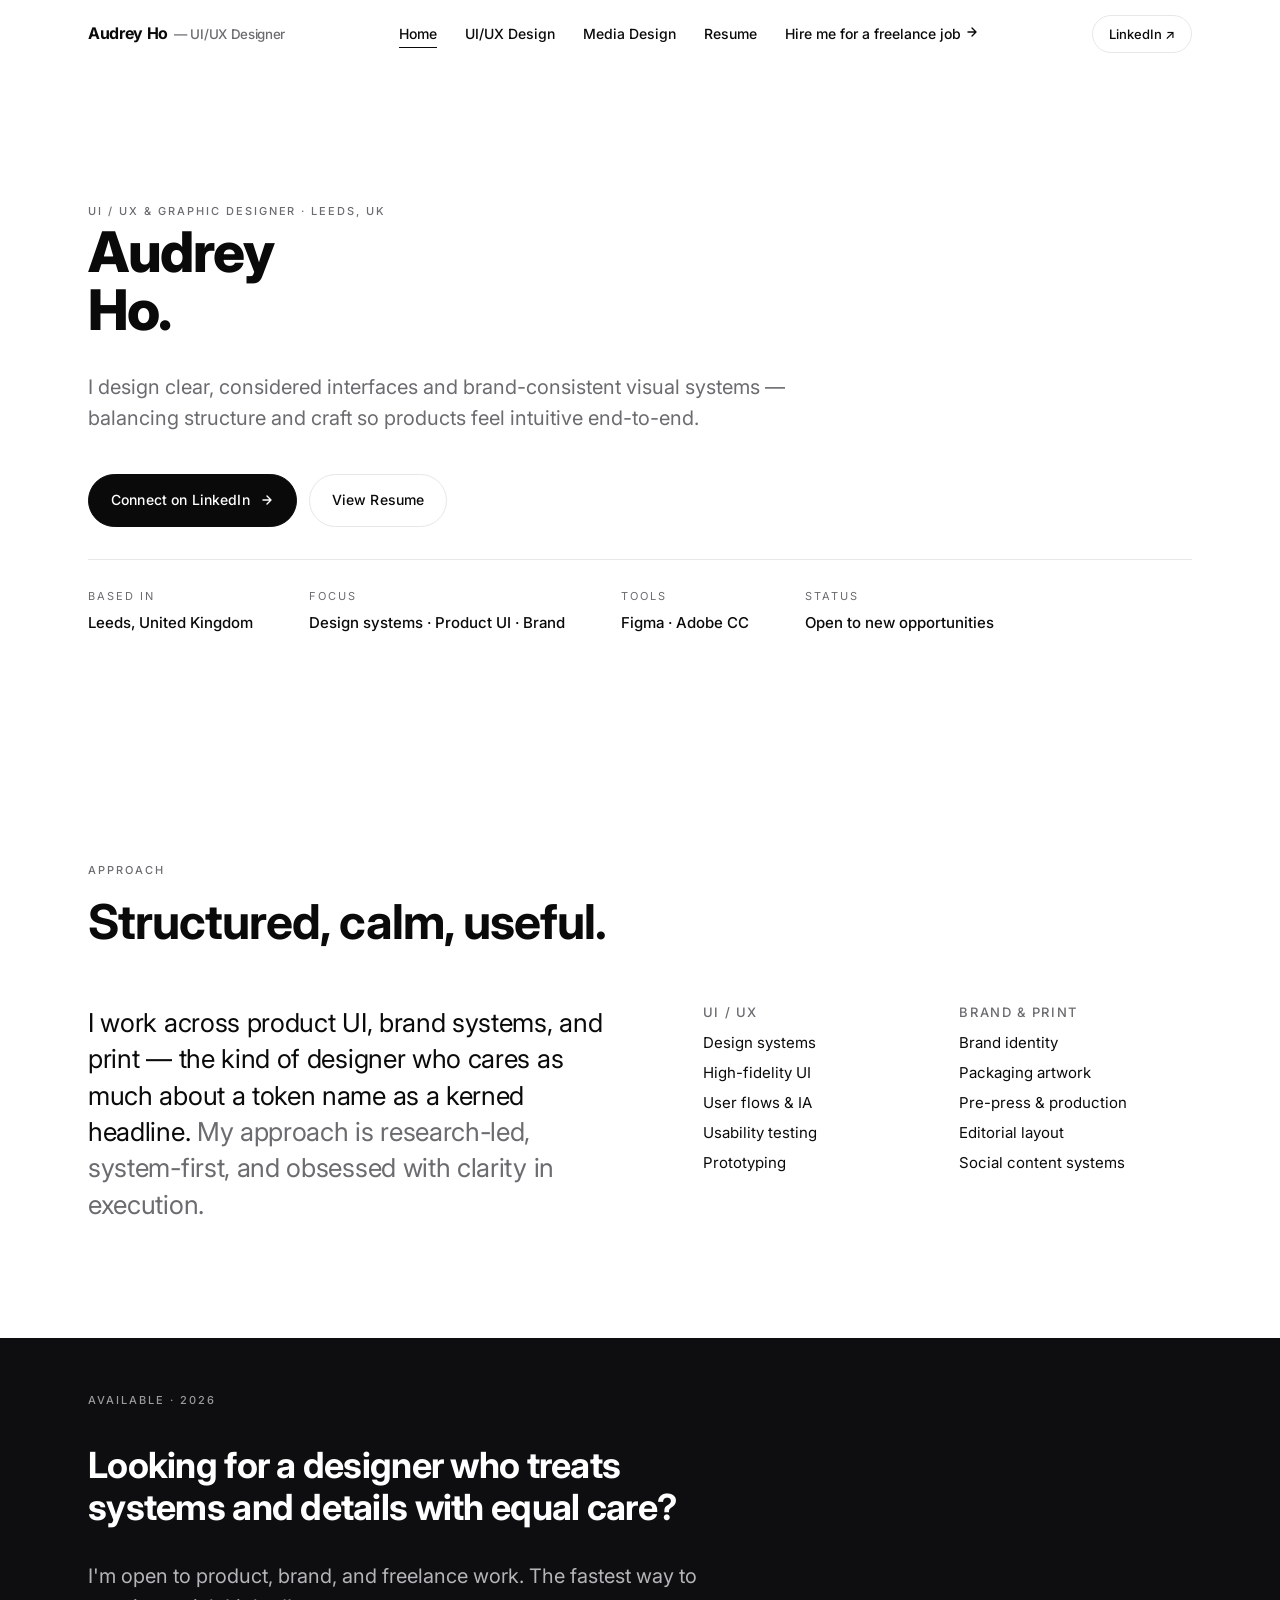
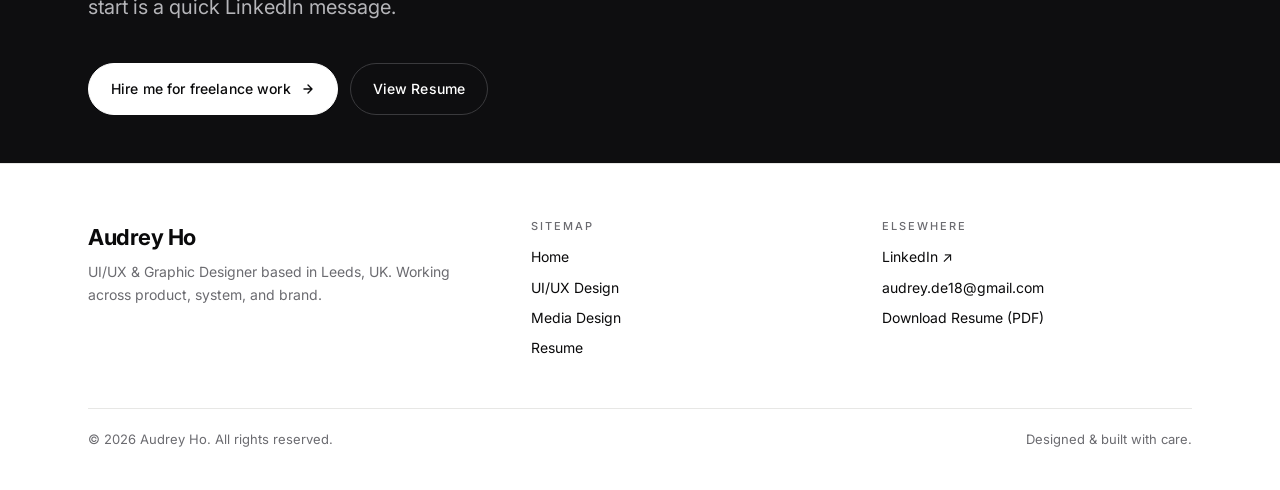
<file: index.html>
<!doctype html>
<html lang="en">
<head>
<meta charset="utf-8" />
<title>Audrey Ho — UI/UX Designer</title>
<meta name="viewport" content="width=device-width, initial-scale=1" />
<meta name="description" content="Portfolio of Audrey Ho — UI/UX & Graphic Designer based in Leeds, UK. Selected case studies in design systems, product UI, and brand work." />
<link rel="preconnect" href="https://fonts.googleapis.com" />
<link rel="preconnect" href="https://fonts.gstatic.com" crossorigin />
<link rel="stylesheet" href="assets/css/style.css" />
</head>
<body>

<!-- ============= NAV ============= -->
<header class="nav">
  <div class="container nav__inner">
    <a href="index.html" class="nav__brand">Audrey Ho<small>— UI/UX Designer</small></a>
    <nav>
      <ul class="nav__list">
        <li><a href="index.html">Home</a></li>
        <li><a href="uiux.html">UI/UX Design</a></li>
        <li><a href="media.html">Media Design</a></li>
        <li><a href="resume.html">Resume</a></li>
      </ul>
    </nav>
    <a class="nav__cta" href="https://www.linkedin.com/" target="_blank" rel="noopener">LinkedIn ↗</a>
    <button class="nav__toggle" aria-label="Toggle menu"><span></span></button>
  </div>
</header>

<main>
  <!-- ============= HERO ============= -->
  <section class="hero">
    <div class="container">
      <div class="reveal">
        <span class="eyebrow">UI / UX &amp; Graphic Designer · Leeds, UK</span>
      </div>
      <h1 class="hero__name reveal">Audrey<br />Ho.</h1>
      <p class="hero__lede reveal" style="margin-top:32px;">
        I design clear, considered interfaces and brand-consistent visual systems —
        balancing structure and craft so products feel intuitive end-to-end.
      </p>

      <div class="hero__ctas reveal">
        <a class="btn" href="https://www.linkedin.com/" target="_blank" rel="noopener">
          Connect on LinkedIn
          <svg class="arrow" viewBox="0 0 14 14" fill="none" aria-hidden="true">
            <path d="M3 7h8M7 3l4 4-4 4" stroke="currentColor" stroke-width="1.4" stroke-linecap="round" stroke-linejoin="round"/>
          </svg>
        </a>
        <a class="btn btn--ghost" href="resume.html">View Resume</a>
      </div>

      <dl class="hero__meta reveal">
        <div><dt>Based in</dt><dd>Leeds, United Kingdom</dd></div>
        <div><dt>Focus</dt><dd>Design systems · Product UI · Brand</dd></div>
        <div><dt>Tools</dt><dd>Figma · Adobe CC</dd></div>
        <div><dt>Status</dt><dd>Open to new opportunities</dd></div>
      </dl>
    </div>
  </section>

  <!-- ============= ABOUT / APPROACH ============= -->
  <section class="section">
    <div class="container">
      <div class="section-head reveal">
        <span class="eyebrow">Approach</span>
        <h2>Structured, calm, useful.</h2>
      </div>

      <div class="about__grid">
        <p class="about__lede reveal">
          I work across product UI, brand systems, and print — the kind of designer
          who cares as much about a token name as a kerned headline.
          <em>My approach is research-led, system-first, and obsessed with clarity in execution.</em>
        </p>

        <div class="skills reveal">
          <div>
            <h4>UI / UX</h4>
            <ul>
              <li>Design systems</li>
              <li>High-fidelity UI</li>
              <li>User flows &amp; IA</li>
              <li>Usability testing</li>
              <li>Prototyping</li>
            </ul>
          </div>
          <div>
            <h4>Brand &amp; Print</h4>
            <ul>
              <li>Brand identity</li>
              <li>Packaging artwork</li>
              <li>Pre-press &amp; production</li>
              <li>Editorial layout</li>
              <li>Social content systems</li>
            </ul>
          </div>
        </div>
      </div>
    </div>
  </section>

  <!-- ============= CTA STRIP ============= -->
  <section class="section section--dark cta-block">
    <div class="container">
      <div class="cta-block__inner reveal">
        <span class="eyebrow eyebrow--inverse cta-block__eyebrow">Available · 2026</span>
        <h2 class="cta-block__title">Looking for a designer who treats systems and details with equal care?</h2>
        <p class="cta-block__lede">I'm open to product, brand, and freelance work. The fastest way to start is a quick LinkedIn message.</p>
        <div class="cta-block__actions">
          <a class="btn btn--inverse" href="https://www.linkedin.com/" target="_blank" rel="noopener">
            Hire me for freelance work
            <svg class="arrow" viewBox="0 0 14 14" fill="none" aria-hidden="true">
              <path d="M3 7h8M7 3l4 4-4 4" stroke="currentColor" stroke-width="1.4" stroke-linecap="round" stroke-linejoin="round"/>
            </svg>
          </a>
          <a class="btn btn--ghost btn--on-dark" href="resume.html">View Resume</a>
        </div>
      </div>
    </div>
  </section>
</main>

<!-- ============= FOOTER ============= -->
<footer class="footer">
  <div class="container">
    <div class="footer__grid">
      <div>
        <div class="footer__brand">Audrey Ho</div>
        <p>UI/UX &amp; Graphic Designer based in Leeds, UK. Working across product, system, and brand.</p>
      </div>
      <div>
        <h4>Sitemap</h4>
        <ul>
          <li><a href="index.html">Home</a></li>
          <li><a href="uiux.html">UI/UX Design</a></li>
          <li><a href="media.html">Media Design</a></li>
          <li><a href="resume.html">Resume</a></li>
        </ul>
      </div>
      <div>
        <h4>Elsewhere</h4>
        <ul>
          <li><a href="https://www.linkedin.com/" target="_blank" rel="noopener">LinkedIn ↗</a></li>
          <li><a href="mailto:audrey.de18@gmail.com">audrey.de18@gmail.com</a></li>
          <li><a href="resume.pdf" download>Download Resume (PDF)</a></li>
        </ul>
      </div>
    </div>
    <div class="footer__bottom">
      <span>© <span data-year>2026</span> Audrey Ho. All rights reserved.</span>
      <span>Designed &amp; built with care.</span>
    </div>
  </div>
</footer>

<script src="assets/js/main.js"></script>
</body>
</html>
</file>
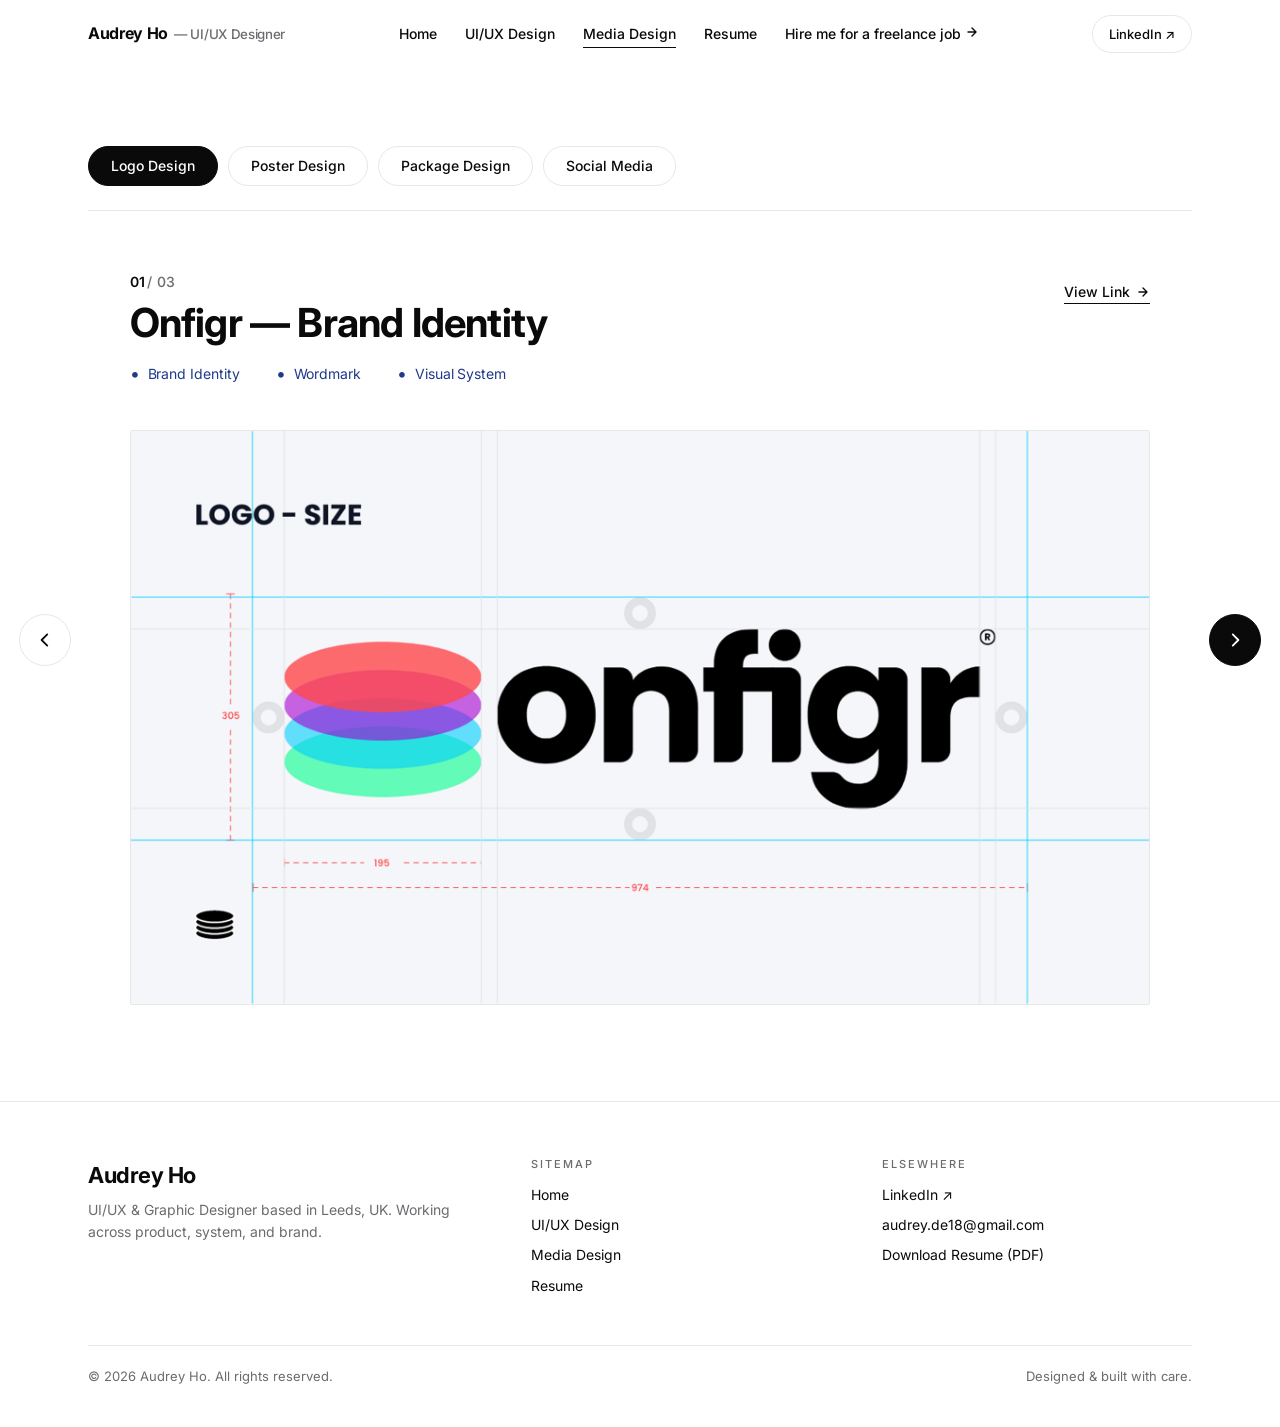
<file: media.html>
<!doctype html>
<html lang="en">
<head>
<meta charset="utf-8" />
<title>Media Design — Audrey Ho</title>
<meta name="viewport" content="width=device-width, initial-scale=1" />
<meta name="description" content="Selected brand and media work by Audrey Ho — logos, posters, packaging, and social media systems, presented one at a time." />
<link rel="preconnect" href="https://fonts.googleapis.com" />
<link rel="preconnect" href="https://fonts.gstatic.com" crossorigin />
<link rel="stylesheet" href="assets/css/style.css" />
</head>
<body>

<!-- ============= NAV ============= -->
<header class="nav">
  <div class="container nav__inner">
    <a href="index.html" class="nav__brand">Audrey Ho<small>— UI/UX Designer</small></a>
    <nav>
      <ul class="nav__list">
        <li><a href="index.html">Home</a></li>
        <li><a href="uiux.html">UI/UX Design</a></li>
        <li><a href="media.html">Media Design</a></li>
        <li><a href="resume.html">Resume</a></li>
      </ul>
    </nav>
    <a class="nav__cta" href="https://www.linkedin.com/" target="_blank" rel="noopener">LinkedIn ↗</a>
    <button class="nav__toggle" aria-label="Toggle menu"><span></span></button>
  </div>
</header>

<main>

  <section class="viewer" data-viewer aria-label="Media project viewer">

    <div class="container">
      <div class="viewer__tabs" role="tablist" aria-label="Project categories">
        <button role="tab" class="tab" data-tab="logo"    aria-selected="true">Logo Design</button>
        <button role="tab" class="tab" data-tab="poster">Poster Design</button>
        <button role="tab" class="tab" data-tab="package">Package Design</button>
        <button role="tab" class="tab" data-tab="social">Social Media</button>
      </div>
    </div>

    <div class="viewer__stage">
      <button class="nav-arrow nav-arrow--prev" data-nav="prev" aria-label="Previous project">
        <svg viewBox="0 0 16 16" fill="none" aria-hidden="true">
          <path d="M10 3L5 8l5 5" stroke="currentColor" stroke-width="1.6" stroke-linecap="round" stroke-linejoin="round"/>
        </svg>
      </button>

      <div class="container">

        <!-- ===== Logo (3) ===== -->
        <div class="tabpanel" role="tabpanel" data-tab="logo">
          <div class="deck">

            <article class="slide is-active">
              <header class="slide__head">
                <div>
                  <p class="slide__counter"><strong>01</strong>/ 03</p>
                  <h2 class="slide__title">Onfigr — Brand Identity</h2>
                  <ul class="slide__bullets"><li>Brand Identity</li><li>Wordmark</li><li>Visual System</li></ul>
                </div>
                <a href="#" class="slide__link">View Link
                  <svg viewBox="0 0 14 14" fill="none" aria-hidden="true"><path d="M3 7h8M7 3l4 4-4 4" stroke="currentColor" stroke-width="1.4" stroke-linecap="round" stroke-linejoin="round"/></svg>
                </a>
              </header>
              <div class="slide__media">
                <img src="assets/images/media/logo-01-onfigr-brand-identity.png" alt="Onfigr — Brand Identity">
              </div>
            </article>

            <article class="slide">
              <header class="slide__head">
                <div>
                  <p class="slide__counter"><strong>02</strong>/ 03</p>
                  <h2 class="slide__title">Joanne's Journals — Logo Suite</h2>
                  <ul class="slide__bullets"><li>Logo Suite</li><li>Lockups</li><li>Variants</li></ul>
                </div>
                <a href="#" class="slide__link">View Link
                  <svg viewBox="0 0 14 14" fill="none" aria-hidden="true"><path d="M3 7h8M7 3l4 4-4 4" stroke="currentColor" stroke-width="1.4" stroke-linecap="round" stroke-linejoin="round"/></svg>
                </a>
              </header>
              <div class="slide__media">
                <img src="assets/images/media/logo-02-joannes-journals-logo-suite.png" alt="Joanne's Journals — Logo Suite">
              </div>
            </article>

            <article class="slide">
              <header class="slide__head">
                <div>
                  <p class="slide__counter"><strong>03</strong>/ 03</p>
                  <h2 class="slide__title">Joanne's Journals — Brand Guideline</h2>
                  <ul class="slide__bullets"><li>Brand Guidelines</li><li>Typography</li><li>Tone of Voice</li></ul>
                </div>
                <a href="#" class="slide__link">View Link
                  <svg viewBox="0 0 14 14" fill="none" aria-hidden="true"><path d="M3 7h8M7 3l4 4-4 4" stroke="currentColor" stroke-width="1.4" stroke-linecap="round" stroke-linejoin="round"/></svg>
                </a>
              </header>
              <div class="slide__media">
                <img src="assets/images/media/logo-03-joannes-journals-brand-guideline.png" alt="Joanne's Journals — Brand Guideline">
              </div>
            </article>

          </div>
        </div>

        <!-- ===== Poster (2) ===== -->
        <div class="tabpanel" role="tabpanel" data-tab="poster">
          <div class="deck">

            <article class="slide is-active">
              <header class="slide__head">
                <div>
                  <p class="slide__counter"><strong>01</strong>/ 02</p>
                  <h2 class="slide__title">June Box</h2>
                  <ul class="slide__bullets"><li>Editorial Layout</li><li>Print Collateral</li><li>Typography</li></ul>
                </div>
                <a href="#" class="slide__link">View Link
                  <svg viewBox="0 0 14 14" fill="none" aria-hidden="true"><path d="M3 7h8M7 3l4 4-4 4" stroke="currentColor" stroke-width="1.4" stroke-linecap="round" stroke-linejoin="round"/></svg>
                </a>
              </header>
              <div class="slide__media">
                <img src="assets/images/media/poster-01-june-box.png" alt="June Box">
              </div>
            </article>

            <article class="slide">
              <header class="slide__head">
                <div>
                  <p class="slide__counter"><strong>02</strong>/ 02</p>
                  <h2 class="slide__title">Pocket Pages — Print Collateral</h2>
                  <ul class="slide__bullets"><li>Print Collateral</li><li>Pocket Format</li><li>Layout System</li></ul>
                </div>
                <a href="#" class="slide__link">View Link
                  <svg viewBox="0 0 14 14" fill="none" aria-hidden="true"><path d="M3 7h8M7 3l4 4-4 4" stroke="currentColor" stroke-width="1.4" stroke-linecap="round" stroke-linejoin="round"/></svg>
                </a>
              </header>
              <div class="slide__media">
                <img src="assets/images/media/poster-02-pocket-pages-print-collateral.png" alt="Pocket Pages — Print Collateral">
              </div>
            </article>

          </div>
        </div>

        <!-- ===== Package (3) ===== -->
        <div class="tabpanel" role="tabpanel" data-tab="package">
          <div class="deck">

            <article class="slide is-active">
              <header class="slide__head">
                <div>
                  <p class="slide__counter"><strong>01</strong>/ 03</p>
                  <h2 class="slide__title">Product Packaging — Mock-ups</h2>
                  <ul class="slide__bullets"><li>Packaging Artwork</li><li>Mock-ups</li><li>Production-ready</li></ul>
                </div>
                <a href="#" class="slide__link">View Link
                  <svg viewBox="0 0 14 14" fill="none" aria-hidden="true"><path d="M3 7h8M7 3l4 4-4 4" stroke="currentColor" stroke-width="1.4" stroke-linecap="round" stroke-linejoin="round"/></svg>
                </a>
              </header>
              <div class="slide__media">
                <img src="assets/images/media/package-01-product-packaging-mockups.png" alt="Product Packaging — Mock-ups">
              </div>
            </article>

            <article class="slide">
              <header class="slide__head">
                <div>
                  <p class="slide__counter"><strong>02</strong>/ 03</p>
                  <h2 class="slide__title">Pen and Paper Clip Package Bag</h2>
                  <ul class="slide__bullets"><li>Stationery</li><li>Bag Artwork</li><li>Print Production</li></ul>
                </div>
                <a href="#" class="slide__link">View Link
                  <svg viewBox="0 0 14 14" fill="none" aria-hidden="true"><path d="M3 7h8M7 3l4 4-4 4" stroke="currentColor" stroke-width="1.4" stroke-linecap="round" stroke-linejoin="round"/></svg>
                </a>
              </header>
              <div class="slide__media">
                <img src="assets/images/media/package-02-pen-paper-clip-package-bag.png" alt="Pen and Paper Clip Package Bag">
              </div>
            </article>

            <article class="slide">
              <header class="slide__head">
                <div>
                  <p class="slide__counter"><strong>03</strong>/ 03</p>
                  <h2 class="slide__title">Advent Calendar</h2>
                  <ul class="slide__bullets"><li>Seasonal Packaging</li><li>Numbered Doors</li><li>Print &amp; Foiling</li></ul>
                </div>
                <a href="#" class="slide__link">View Link
                  <svg viewBox="0 0 14 14" fill="none" aria-hidden="true"><path d="M3 7h8M7 3l4 4-4 4" stroke="currentColor" stroke-width="1.4" stroke-linecap="round" stroke-linejoin="round"/></svg>
                </a>
              </header>
              <div class="slide__media">
                <img src="assets/images/media/package-03-advent-calendar.png" alt="Advent Calendar">
              </div>
            </article>

          </div>
        </div>

        <!-- ===== Social (2) ===== -->
        <div class="tabpanel" role="tabpanel" data-tab="social">
          <div class="deck">

            <article class="slide is-active">
              <header class="slide__head">
                <div>
                  <p class="slide__counter"><strong>01</strong>/ 02</p>
                  <h2 class="slide__title">Onfigr — Social Content &amp; Campaign Design</h2>
                  <ul class="slide__bullets"><li>Campaign System</li><li>Feed + Stories</li><li>Carousel Templates</li></ul>
                </div>
                <a href="#" class="slide__link">View Link
                  <svg viewBox="0 0 14 14" fill="none" aria-hidden="true"><path d="M3 7h8M7 3l4 4-4 4" stroke="currentColor" stroke-width="1.4" stroke-linecap="round" stroke-linejoin="round"/></svg>
                </a>
              </header>
              <div class="slide__media">
                <img src="assets/images/media/social-01-onfigr-social-content-campaign-design.png" alt="Onfigr — Social Content & Campaign Design">
              </div>
            </article>

            <article class="slide">
              <header class="slide__head">
                <div>
                  <p class="slide__counter"><strong>02</strong>/ 02</p>
                  <h2 class="slide__title">AMIYOK</h2>
                  <ul class="slide__bullets"><li>Brand Storytelling</li><li>Editorial Tone</li><li>Visual Identity</li></ul>
                </div>
                <a href="#" class="slide__link">View Link
                  <svg viewBox="0 0 14 14" fill="none" aria-hidden="true"><path d="M3 7h8M7 3l4 4-4 4" stroke="currentColor" stroke-width="1.4" stroke-linecap="round" stroke-linejoin="round"/></svg>
                </a>
              </header>
              <div class="slide__media">
                <img src="assets/images/media/social-02-amiyok.png" alt="AMIYOK">
              </div>
            </article>

          </div>
        </div>

      </div>

      <button class="nav-arrow nav-arrow--next" data-nav="next" aria-label="Next project">
        <svg viewBox="0 0 16 16" fill="none" aria-hidden="true">
          <path d="M6 3l5 5-5 5" stroke="currentColor" stroke-width="1.6" stroke-linecap="round" stroke-linejoin="round"/>
        </svg>
      </button>
    </div>
  </section>

</main>

<!-- ============= FOOTER ============= -->
<footer class="footer">
  <div class="container">
    <div class="footer__grid">
      <div>
        <div class="footer__brand">Audrey Ho</div>
        <p>UI/UX &amp; Graphic Designer based in Leeds, UK. Working across product, system, and brand.</p>
      </div>
      <div>
        <h4>Sitemap</h4>
        <ul>
          <li><a href="index.html">Home</a></li>
          <li><a href="uiux.html">UI/UX Design</a></li>
          <li><a href="media.html">Media Design</a></li>
          <li><a href="resume.html">Resume</a></li>
        </ul>
      </div>
      <div>
        <h4>Elsewhere</h4>
        <ul>
          <li><a href="https://www.linkedin.com/" target="_blank" rel="noopener">LinkedIn ↗</a></li>
          <li><a href="mailto:audrey.de18@gmail.com">audrey.de18@gmail.com</a></li>
          <li><a href="resume.pdf" download>Download Resume (PDF)</a></li>
        </ul>
      </div>
    </div>
    <div class="footer__bottom">
      <span>© <span data-year>2026</span> Audrey Ho. All rights reserved.</span>
      <span>Designed &amp; built with care.</span>
    </div>
  </div>
</footer>

<script src="assets/js/main.js"></script>
</body>
</html>
</file>
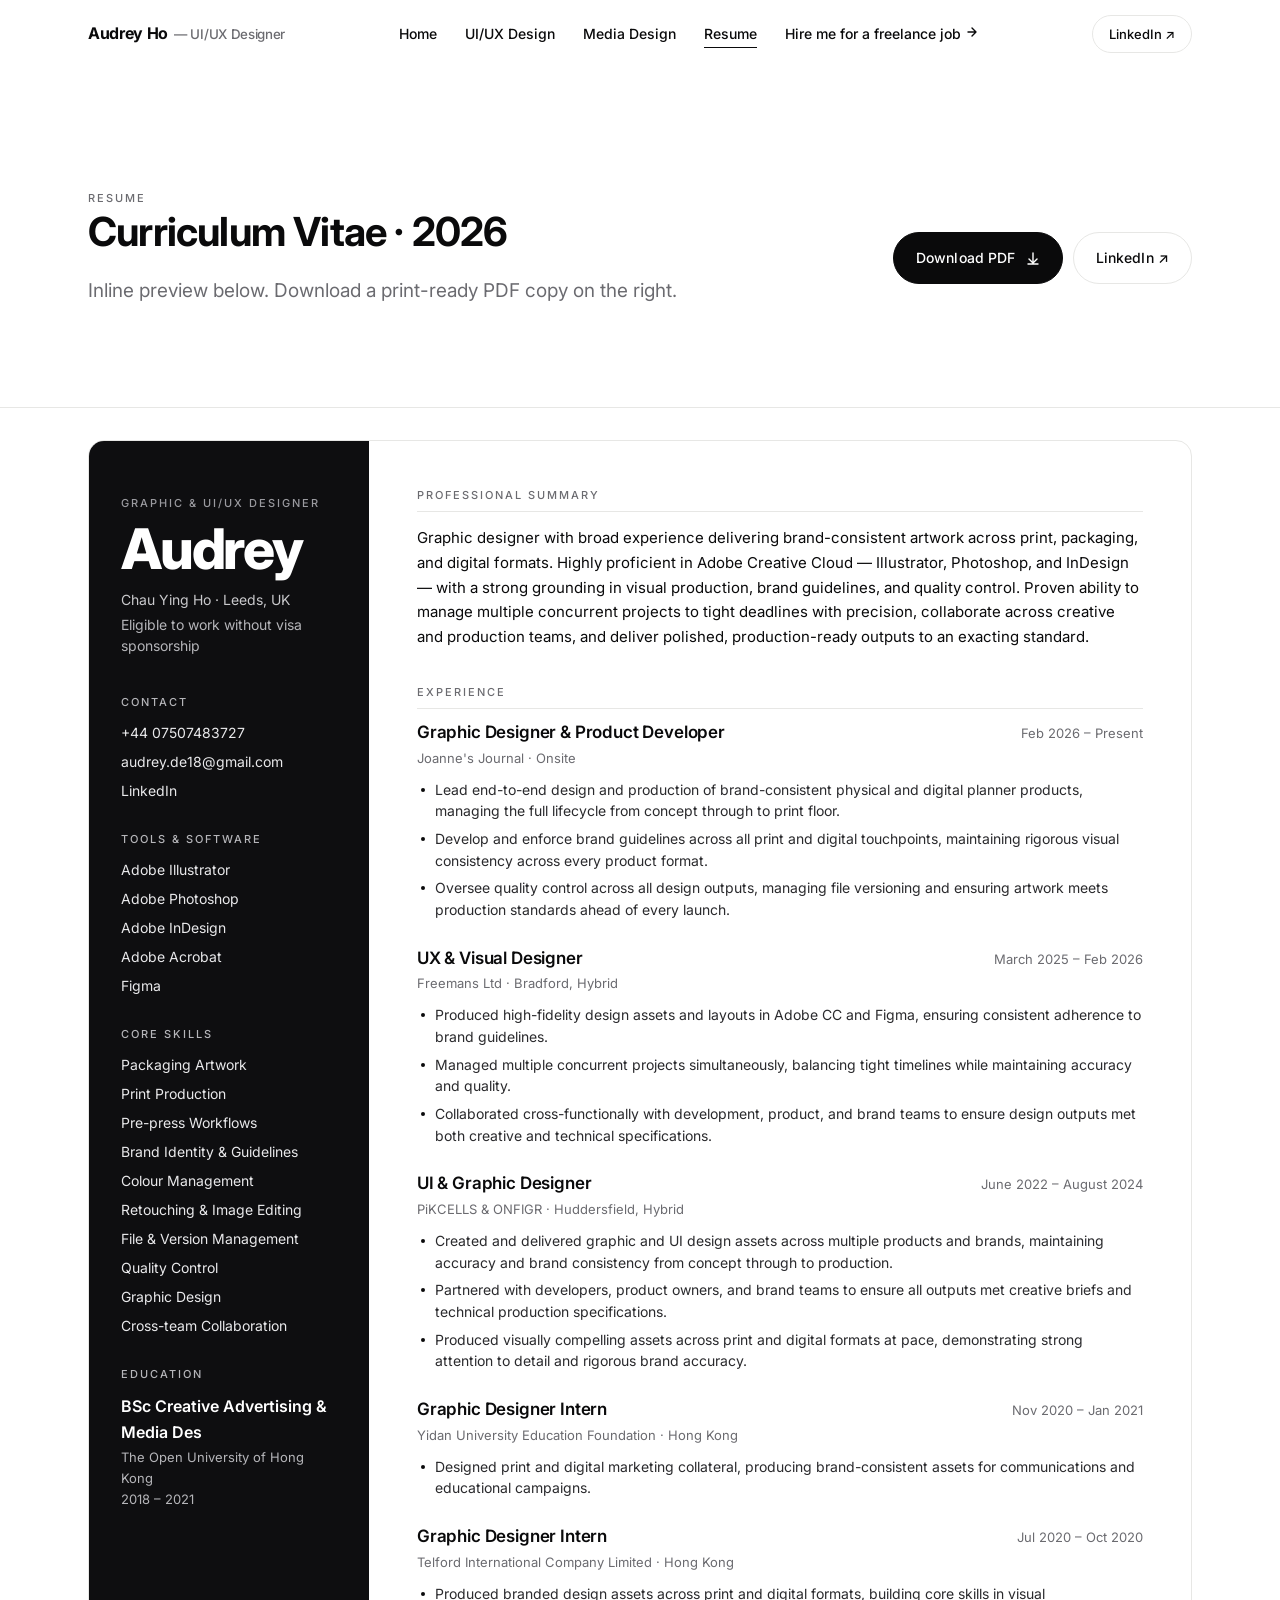
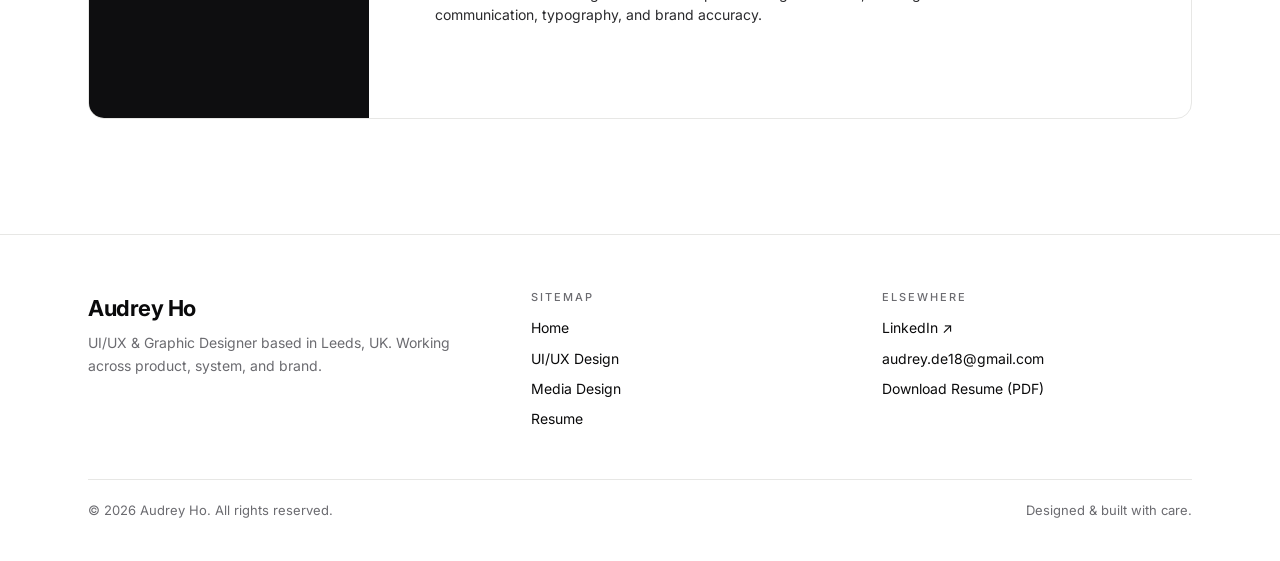
<file: resume.html>
<!doctype html>
<html lang="en">
<head>
<meta charset="utf-8" />
<title>Resume — Audrey Ho</title>
<meta name="viewport" content="width=device-width, initial-scale=1" />
<meta name="description" content="Resume of Audrey Ho — UI/UX & Graphic Designer based in Leeds, UK." />
<link rel="preconnect" href="https://fonts.googleapis.com" />
<link rel="preconnect" href="https://fonts.gstatic.com" crossorigin />
<link rel="stylesheet" href="assets/css/style.css" />
</head>
<body>

<!-- ============= NAV ============= -->
<header class="nav">
  <div class="container nav__inner">
    <a href="index.html" class="nav__brand">Audrey Ho<small>— UI/UX Designer</small></a>
    <nav>
      <ul class="nav__list">
        <li><a href="index.html">Home</a></li>
        <li><a href="uiux.html">UI/UX Design</a></li>
        <li><a href="media.html">Media Design</a></li>
        <li><a href="resume.html">Resume</a></li>
      </ul>
    </nav>
    <a class="nav__cta" href="https://www.linkedin.com/" target="_blank" rel="noopener">LinkedIn ↗</a>
    <button class="nav__toggle" aria-label="Toggle menu"><span></span></button>
  </div>
</header>

<main>

  <section class="page-head">
    <div class="container">
      <span class="eyebrow reveal">Resume</span>
      <div class="resume-toolbar reveal">
        <div class="resume-toolbar__left">
          <h2>Curriculum Vitae · 2026</h2>
          <p>Inline preview below. Download a print-ready PDF copy on the right.</p>
        </div>
        <div class="resume-toolbar__actions">
          <a class="btn" href="resume.pdf" download>
            Download PDF
            <svg class="arrow" viewBox="0 0 14 14" fill="none" aria-hidden="true">
              <path d="M7 2v8M3 8l4 4 4-4M2 13h10" stroke="currentColor" stroke-width="1.4" stroke-linecap="round" stroke-linejoin="round"/>
            </svg>
          </a>
          <a class="btn btn--ghost" href="https://www.linkedin.com/" target="_blank" rel="noopener">LinkedIn ↗</a>
        </div>
      </div>
    </div>
  </section>

  <section class="section" style="padding-top: 24px;">
    <div class="container">

      <article class="resume-shell reveal">
        <!-- ===== Sidebar ===== -->
        <aside class="resume-aside">
          <span class="eyebrow">Graphic &amp; UI/UX Designer</span>
          <h1>Audrey</h1>
          <p class="who">Chau Ying Ho · Leeds, UK</p>
          <p class="visa">Eligible to work without visa sponsorship</p>

          <section>
            <h4>Contact</h4>
            <ul>
              <li>+44 07507483727</li>
              <li><a href="mailto:audrey.de18@gmail.com">audrey.de18@gmail.com</a></li>
              <li><a href="https://www.linkedin.com/" target="_blank" rel="noopener">LinkedIn</a></li>
            </ul>
          </section>

          <section>
            <h4>Tools &amp; Software</h4>
            <ul>
              <li>Adobe Illustrator</li>
              <li>Adobe Photoshop</li>
              <li>Adobe InDesign</li>
              <li>Adobe Acrobat</li>
              <li>Figma</li>
            </ul>
          </section>

          <section>
            <h4>Core Skills</h4>
            <ul>
              <li>Packaging Artwork</li>
              <li>Print Production</li>
              <li>Pre-press Workflows</li>
              <li>Brand Identity &amp; Guidelines</li>
              <li>Colour Management</li>
              <li>Retouching &amp; Image Editing</li>
              <li>File &amp; Version Management</li>
              <li>Quality Control</li>
              <li>Graphic Design</li>
              <li>Cross-team Collaboration</li>
            </ul>
          </section>

          <section class="edu">
            <h4>Education</h4>
            <strong>BSc Creative Advertising &amp; Media Des</strong>
            <span>The Open University of Hong Kong</span>
            <span>2018 – 2021</span>
          </section>
        </aside>

        <!-- ===== Body ===== -->
        <div class="resume-body">

          <section>
            <h3>Professional Summary</h3>
            <p class="summary">Graphic designer with broad experience delivering brand-consistent artwork across print, packaging, and digital formats. Highly proficient in Adobe Creative Cloud — Illustrator, Photoshop, and InDesign — with a strong grounding in visual production, brand guidelines, and quality control. Proven ability to manage multiple concurrent projects to tight deadlines with precision, collaborate across creative and production teams, and deliver polished, production-ready outputs to an exacting standard.</p>
          </section>

          <section>
            <h3>Experience</h3>

            <div class="role">
              <div class="role__head">
                <h4 class="role__title">Graphic Designer &amp; Product Developer</h4>
                <span class="role__date">Feb 2026 – Present</span>
              </div>
              <p class="role__company">Joanne's Journal · Onsite</p>
              <ul>
                <li>Lead end-to-end design and production of brand-consistent physical and digital planner products, managing the full lifecycle from concept through to print floor.</li>
                <li>Develop and enforce brand guidelines across all print and digital touchpoints, maintaining rigorous visual consistency across every product format.</li>
                <li>Oversee quality control across all design outputs, managing file versioning and ensuring artwork meets production standards ahead of every launch.</li>
              </ul>
            </div>

            <div class="role">
              <div class="role__head">
                <h4 class="role__title">UX &amp; Visual Designer</h4>
                <span class="role__date">March 2025 – Feb 2026</span>
              </div>
              <p class="role__company">Freemans Ltd · Bradford, Hybrid</p>
              <ul>
                <li>Produced high-fidelity design assets and layouts in Adobe CC and Figma, ensuring consistent adherence to brand guidelines.</li>
                <li>Managed multiple concurrent projects simultaneously, balancing tight timelines while maintaining accuracy and quality.</li>
                <li>Collaborated cross-functionally with development, product, and brand teams to ensure design outputs met both creative and technical specifications.</li>
              </ul>
            </div>

            <div class="role">
              <div class="role__head">
                <h4 class="role__title">UI &amp; Graphic Designer</h4>
                <span class="role__date">June 2022 – August 2024</span>
              </div>
              <p class="role__company">PiKCELLS &amp; ONFIGR · Huddersfield, Hybrid</p>
              <ul>
                <li>Created and delivered graphic and UI design assets across multiple products and brands, maintaining accuracy and brand consistency from concept through to production.</li>
                <li>Partnered with developers, product owners, and brand teams to ensure all outputs met creative briefs and technical production specifications.</li>
                <li>Produced visually compelling assets across print and digital formats at pace, demonstrating strong attention to detail and rigorous brand accuracy.</li>
              </ul>
            </div>

            <div class="role">
              <div class="role__head">
                <h4 class="role__title">Graphic Designer Intern</h4>
                <span class="role__date">Nov 2020 – Jan 2021</span>
              </div>
              <p class="role__company">Yidan University Education Foundation · Hong Kong</p>
              <ul>
                <li>Designed print and digital marketing collateral, producing brand-consistent assets for communications and educational campaigns.</li>
              </ul>
            </div>

            <div class="role">
              <div class="role__head">
                <h4 class="role__title">Graphic Designer Intern</h4>
                <span class="role__date">Jul 2020 – Oct 2020</span>
              </div>
              <p class="role__company">Telford International Company Limited · Hong Kong</p>
              <ul>
                <li>Produced branded design assets across print and digital formats, building core skills in visual communication, typography, and brand accuracy.</li>
              </ul>
            </div>

          </section>

        </div>
      </article>

    </div>
  </section>

</main>

<!-- ============= FOOTER ============= -->
<footer class="footer">
  <div class="container">
    <div class="footer__grid">
      <div>
        <div class="footer__brand">Audrey Ho</div>
        <p>UI/UX &amp; Graphic Designer based in Leeds, UK. Working across product, system, and brand.</p>
      </div>
      <div>
        <h4>Sitemap</h4>
        <ul>
          <li><a href="index.html">Home</a></li>
          <li><a href="uiux.html">UI/UX Design</a></li>
          <li><a href="media.html">Media Design</a></li>
          <li><a href="resume.html">Resume</a></li>
        </ul>
      </div>
      <div>
        <h4>Elsewhere</h4>
        <ul>
          <li><a href="https://www.linkedin.com/" target="_blank" rel="noopener">LinkedIn ↗</a></li>
          <li><a href="mailto:audrey.de18@gmail.com">audrey.de18@gmail.com</a></li>
          <li><a href="resume.pdf" download>Download Resume (PDF)</a></li>
        </ul>
      </div>
    </div>
    <div class="footer__bottom">
      <span>© <span data-year>2026</span> Audrey Ho. All rights reserved.</span>
      <span>Designed &amp; built with care.</span>
    </div>
  </div>
</footer>

<script src="assets/js/main.js"></script>
</body>
</html>
</file>
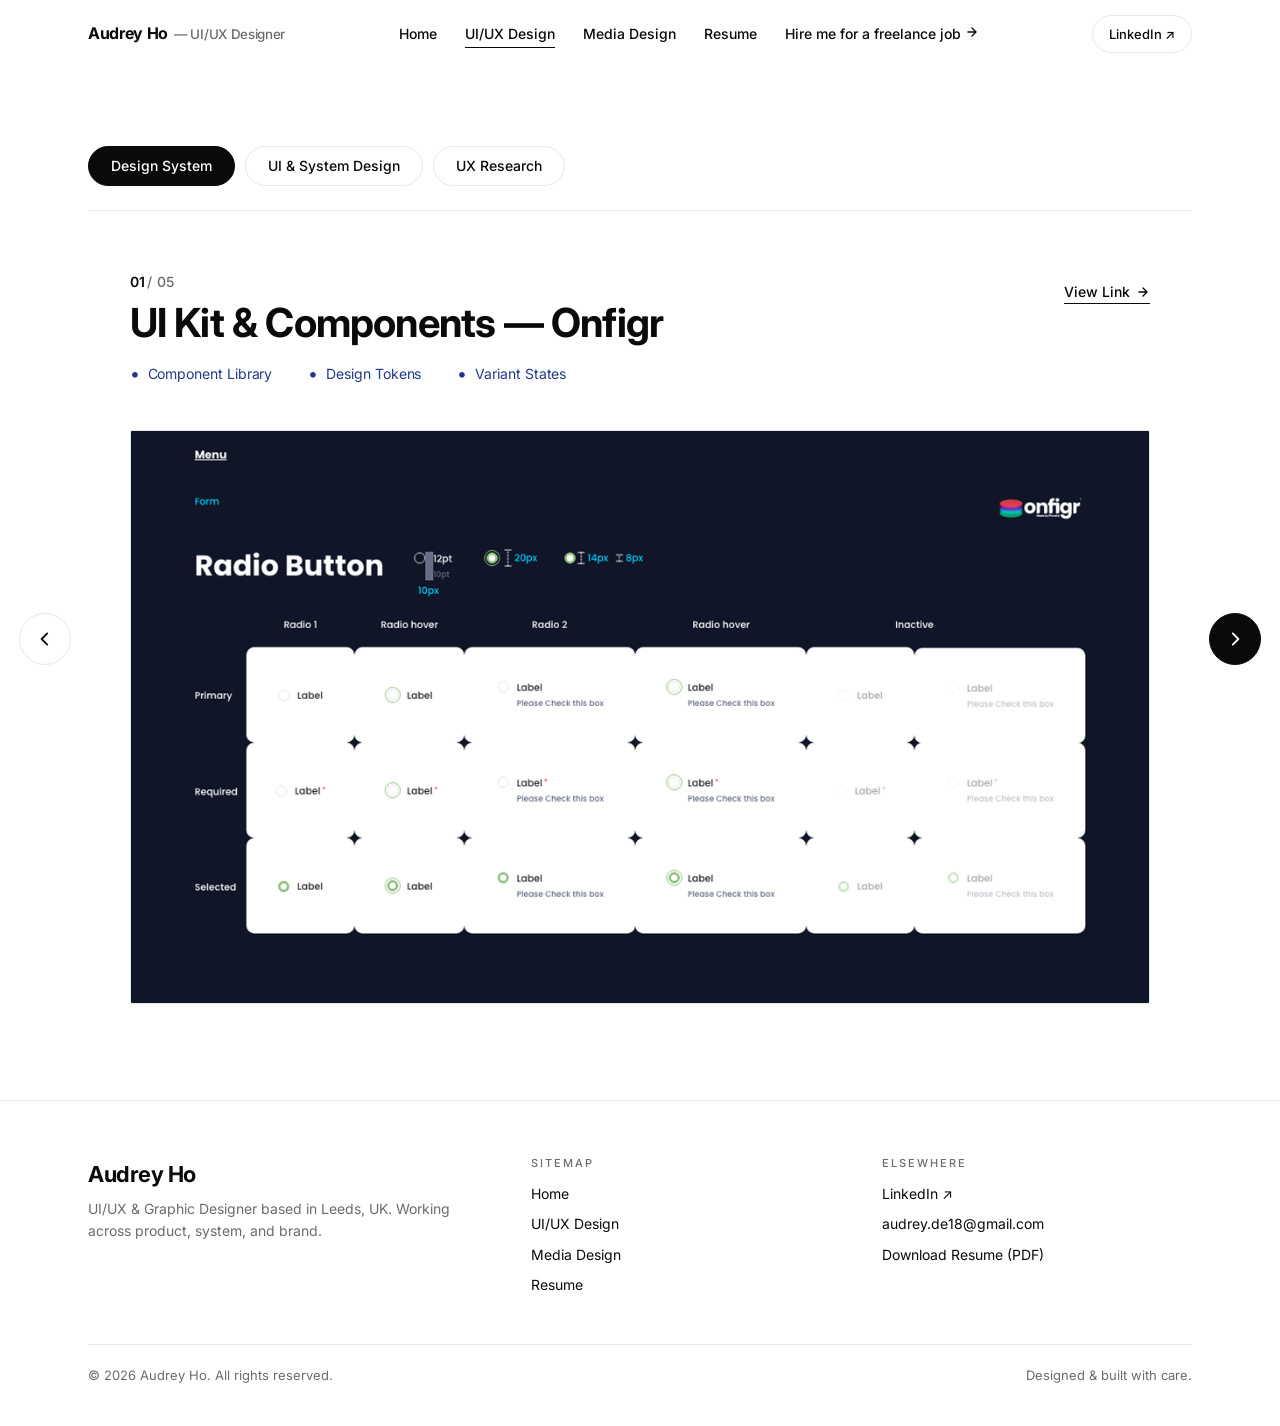
<file: uiux.html>
<!doctype html>
<html lang="en">
<head>
<meta charset="utf-8" />
<title>UI/UX Design — Audrey Ho</title>
<meta name="viewport" content="width=device-width, initial-scale=1" />
<meta name="description" content="Selected UI/UX work by Audrey Ho — design systems, product UI, and UX research case studies, presented one at a time." />
<link rel="preconnect" href="https://fonts.googleapis.com" />
<link rel="preconnect" href="https://fonts.gstatic.com" crossorigin />
<link rel="stylesheet" href="assets/css/style.css" />
</head>
<body>

<!-- ============= NAV ============= -->
<header class="nav">
  <div class="container nav__inner">
    <a href="index.html" class="nav__brand">Audrey Ho<small>— UI/UX Designer</small></a>
    <nav>
      <ul class="nav__list">
        <li><a href="index.html">Home</a></li>
        <li><a href="uiux.html">UI/UX Design</a></li>
        <li><a href="media.html">Media Design</a></li>
        <li><a href="resume.html">Resume</a></li>
      </ul>
    </nav>
    <a class="nav__cta" href="https://www.linkedin.com/" target="_blank" rel="noopener">LinkedIn ↗</a>
    <button class="nav__toggle" aria-label="Toggle menu"><span></span></button>
  </div>
</header>

<main>

  <!-- ============= VIEWER ============= -->
  <section class="viewer" data-viewer aria-label="UI/UX project viewer">

    <!-- Tab bar -->
    <div class="container">
      <div class="viewer__tabs" role="tablist" aria-label="Project categories">
        <button role="tab" class="tab" data-tab="system"   aria-selected="true">Design System</button>
        <button role="tab" class="tab" data-tab="ui">UI &amp; System Design</button>
        <button role="tab" class="tab" data-tab="research">UX Research</button>
      </div>
    </div>

    <!-- Stage with edge arrows -->
    <div class="viewer__stage">
      <button class="nav-arrow nav-arrow--prev" data-nav="prev" aria-label="Previous project">
        <svg viewBox="0 0 16 16" fill="none" aria-hidden="true">
          <path d="M10 3L5 8l5 5" stroke="currentColor" stroke-width="1.6" stroke-linecap="round" stroke-linejoin="round"/>
        </svg>
      </button>

      <div class="container">

        <!-- ===== Tab: Design System ===== -->
        <div class="tabpanel" role="tabpanel" data-tab="system">
          <div class="deck">

            <article class="slide is-active">
              <header class="slide__head">
                <div>
                  <p class="slide__counter"><strong>01</strong>/ 05</p>
                  <h2 class="slide__title">UI Kit &amp; Components — Onfigr</h2>
                  <ul class="slide__bullets">
                    <li>Component Library</li><li>Design Tokens</li><li>Variant States</li>
                  </ul>
                </div>
                <a href="#" class="slide__link">View Link
                  <svg viewBox="0 0 14 14" fill="none" aria-hidden="true"><path d="M3 7h8M7 3l4 4-4 4" stroke="currentColor" stroke-width="1.4" stroke-linecap="round" stroke-linejoin="round"/></svg>
                </a>
              </header>
              <div class="slide__media">
                <img src="assets/images/uiux/ui-kit-components-onfigr.png" alt="UI Kit & Components — Onfigr">
              </div>
            </article>

            <article class="slide">
              <header class="slide__head">
                <div>
                  <p class="slide__counter"><strong>02</strong>/ 05</p>
                  <h2 class="slide__title">Analytics Dashboard</h2>
                  <ul class="slide__bullets">
                    <li>Data Visualisation</li><li>Dashboard UI</li><li>Information Architecture</li>
                  </ul>
                </div>
                <a href="#" class="slide__link">View Link
                  <svg viewBox="0 0 14 14" fill="none" aria-hidden="true"><path d="M3 7h8M7 3l4 4-4 4" stroke="currentColor" stroke-width="1.4" stroke-linecap="round" stroke-linejoin="round"/></svg>
                </a>
              </header>
              <div class="slide__media">
                <img src="assets/images/uiux/analytics-dashboard.png" alt="Analytics Dashboard">
              </div>
            </article>

            <article class="slide">
              <header class="slide__head">
                <div>
                  <p class="slide__counter"><strong>03</strong>/ 05</p>
                  <h2 class="slide__title">MAD — Brand Design Guideline</h2>
                  <ul class="slide__bullets">
                    <li>Brand System</li><li>Documentation</li><li>Visual Language</li>
                  </ul>
                </div>
                <a href="#" class="slide__link">View Link
                  <svg viewBox="0 0 14 14" fill="none" aria-hidden="true"><path d="M3 7h8M7 3l4 4-4 4" stroke="currentColor" stroke-width="1.4" stroke-linecap="round" stroke-linejoin="round"/></svg>
                </a>
              </header>
              <div class="slide__media">
                <img src="assets/images/uiux/mad-brand-design-guideline.png" alt="MAD — Brand Design Guideline">
              </div>
            </article>

            <article class="slide">
              <header class="slide__head">
                <div>
                  <p class="slide__counter"><strong>04</strong>/ 05</p>
                  <h2 class="slide__title">Colour Style Guide</h2>
                  <ul class="slide__bullets">
                    <li>Colour Tokens</li><li>Contrast Ratios</li><li>Theming Guide</li>
                  </ul>
                </div>
                <a href="#" class="slide__link">View Link
                  <svg viewBox="0 0 14 14" fill="none" aria-hidden="true"><path d="M3 7h8M7 3l4 4-4 4" stroke="currentColor" stroke-width="1.4" stroke-linecap="round" stroke-linejoin="round"/></svg>
                </a>
              </header>
              <div class="slide__media">
                <img src="assets/images/uiux/colour-style-guide.png" alt="Colour Style Guide">
              </div>
            </article>

            <article class="slide">
              <header class="slide__head">
                <div>
                  <p class="slide__counter"><strong>05</strong>/ 05</p>
                  <h2 class="slide__title">SaaS Platform Dashboard Design</h2>
                  <ul class="slide__bullets">
                    <li>SaaS UI</li><li>Data Density</li><li>Workflow Surfaces</li>
                  </ul>
                </div>
                <a href="#" class="slide__link">View Link
                  <svg viewBox="0 0 14 14" fill="none" aria-hidden="true"><path d="M3 7h8M7 3l4 4-4 4" stroke="currentColor" stroke-width="1.4" stroke-linecap="round" stroke-linejoin="round"/></svg>
                </a>
              </header>
              <div class="slide__media">
                <img src="assets/images/uiux/saas-platform-dashboard.png" alt="SaaS Platform Dashboard Design">
              </div>
            </article>

          </div>
        </div>

        <!-- ===== Tab: UI &amp; System Design ===== -->
        <div class="tabpanel" role="tabpanel" data-tab="ui">
          <div class="deck">

            <article class="slide is-active">
              <header class="slide__head">
                <div>
                  <p class="slide__counter"><strong>01</strong>/ 03</p>
                  <h2 class="slide__title">Shop That Look — AI Room Styler</h2>
                  <ul class="slide__bullets">
                    <li>AI-Powered UI</li><li>Visual Search</li><li>Conversational Flow</li>
                  </ul>
                </div>
                <a href="#" class="slide__link">View Link
                  <svg viewBox="0 0 14 14" fill="none" aria-hidden="true"><path d="M3 7h8M7 3l4 4-4 4" stroke="currentColor" stroke-width="1.4" stroke-linecap="round" stroke-linejoin="round"/></svg>
                </a>
              </header>
              <div class="slide__media">
                <img src="assets/images/uiux/shop-that-look-ai-room-styler.png" alt="Shop That Look — AI Room Styler">
              </div>
            </article>

            <article class="slide">
              <header class="slide__head">
                <div>
                  <p class="slide__counter"><strong>02</strong>/ 03</p>
                  <h2 class="slide__title">In-House Website Redesign</h2>
                  <ul class="slide__bullets">
                    <li>Marketing Site</li><li>Information Architecture</li><li>Content System</li>
                  </ul>
                </div>
                <a href="#" class="slide__link">View Link
                  <svg viewBox="0 0 14 14" fill="none" aria-hidden="true"><path d="M3 7h8M7 3l4 4-4 4" stroke="currentColor" stroke-width="1.4" stroke-linecap="round" stroke-linejoin="round"/></svg>
                </a>
              </header>
              <div class="slide__media">
                <img src="assets/images/uiux/in-house-website-redesign.png" alt="In-House Website Redesign">
              </div>
            </article>

            <article class="slide">
              <header class="slide__head">
                <div>
                  <p class="slide__counter"><strong>03</strong>/ 03</p>
                  <h2 class="slide__title">Order Management System</h2>
                  <ul class="slide__bullets">
                    <li>Internal Tooling</li><li>Workflow UI</li><li>Status Tracking</li>
                  </ul>
                </div>
                <a href="#" class="slide__link">View Link
                  <svg viewBox="0 0 14 14" fill="none" aria-hidden="true"><path d="M3 7h8M7 3l4 4-4 4" stroke="currentColor" stroke-width="1.4" stroke-linecap="round" stroke-linejoin="round"/></svg>
                </a>
              </header>
              <div class="slide__media">
                <img src="assets/images/uiux/order-management-system.png" alt="Order Management System">
              </div>
            </article>

          </div>
        </div>

        <!-- ===== Tab: UX Research (long-form, 7 cases) ===== -->
        <div class="tabpanel" role="tabpanel" data-tab="research">
          <div class="deck">

            <!-- Case 1 -->
            <article class="slide is-case is-active">
              <header class="slide__head">
                <div>
                  <div class="slide__counter-row">
                    <p class="slide__counter"><strong>Case 01</strong>/ 07</p>
                    <button class="case-arrow" type="button" data-case-prev aria-label="Previous case"><svg viewBox="0 0 16 16" fill="none" aria-hidden="true"><path d="M10 3L5 8l5 5" stroke="currentColor" stroke-width="1.6" stroke-linecap="round" stroke-linejoin="round"/></svg></button>
                    <button class="case-arrow" type="button" data-case-next aria-label="Next case"><svg viewBox="0 0 16 16" fill="none" aria-hidden="true"><path d="M6 3l5 5-5 5" stroke="currentColor" stroke-width="1.6" stroke-linecap="round" stroke-linejoin="round"/></svg></button>
                  </div>
                  <h2 class="slide__title">Heuristic Review — E-Commerce UX Audit</h2>
                  <ul class="slide__bullets"><li>Heuristic Review</li><li>Severity Levels</li><li>Page-by-page Audit</li></ul>
                </div>
                <a href="#" class="slide__link">View Link <svg viewBox="0 0 14 14" fill="none" aria-hidden="true"><path d="M3 7h8M7 3l4 4-4 4" stroke="currentColor" stroke-width="1.4" stroke-linecap="round" stroke-linejoin="round"/></svg></a>
              </header>
              <div class="case-body">
                <div class="case-shot case-shot--hero">
                  <img src="assets/images/uiux/research/heuristic-review.png" alt="Heuristic Review case study">
                </div>
              </div>
            </article>

            <!-- Case 2 -->
            <article class="slide is-case">
              <header class="slide__head">
                <div>
                  <div class="slide__counter-row">
                    <p class="slide__counter"><strong>Case 02</strong>/ 07</p>
                    <button class="case-arrow" type="button" data-case-prev aria-label="Previous case"><svg viewBox="0 0 16 16" fill="none" aria-hidden="true"><path d="M10 3L5 8l5 5" stroke="currentColor" stroke-width="1.6" stroke-linecap="round" stroke-linejoin="round"/></svg></button>
                    <button class="case-arrow" type="button" data-case-next aria-label="Next case"><svg viewBox="0 0 16 16" fill="none" aria-hidden="true"><path d="M6 3l5 5-5 5" stroke="currentColor" stroke-width="1.6" stroke-linecap="round" stroke-linejoin="round"/></svg></button>
                  </div>
                  <h2 class="slide__title">Notification System Design</h2>
                  <ul class="slide__bullets"><li>Notification Blindness</li><li>Inline Confirmation</li><li>Measurable Impact</li></ul>
                </div>
                <a href="#" class="slide__link">View Link <svg viewBox="0 0 14 14" fill="none" aria-hidden="true"><path d="M3 7h8M7 3l4 4-4 4" stroke="currentColor" stroke-width="1.4" stroke-linecap="round" stroke-linejoin="round"/></svg></a>
              </header>
              <div class="case-body">
                <div class="case-shot case-shot--hero">
                  <img src="assets/images/uiux/research/notification-system-design.png" alt="Notification System Design case study">
                </div>
              </div>
            </article>

            <!-- Case 3 -->
            <article class="slide is-case">
              <header class="slide__head">
                <div>
                  <div class="slide__counter-row">
                    <p class="slide__counter"><strong>Case 03</strong>/ 07</p>
                    <button class="case-arrow" type="button" data-case-prev aria-label="Previous case"><svg viewBox="0 0 16 16" fill="none" aria-hidden="true"><path d="M10 3L5 8l5 5" stroke="currentColor" stroke-width="1.6" stroke-linecap="round" stroke-linejoin="round"/></svg></button>
                    <button class="case-arrow" type="button" data-case-next aria-label="Next case"><svg viewBox="0 0 16 16" fill="none" aria-hidden="true"><path d="M6 3l5 5-5 5" stroke="currentColor" stroke-width="1.6" stroke-linecap="round" stroke-linejoin="round"/></svg></button>
                  </div>
                  <h2 class="slide__title">Rules for Item Ads — Design Guidelines</h2>
                  <ul class="slide__bullets"><li>Component System</li><li>Design Guidelines</li><li>Reference Document</li></ul>
                </div>
                <a href="#" class="slide__link">View Link <svg viewBox="0 0 14 14" fill="none" aria-hidden="true"><path d="M3 7h8M7 3l4 4-4 4" stroke="currentColor" stroke-width="1.4" stroke-linecap="round" stroke-linejoin="round"/></svg></a>
              </header>
              <div class="case-body">
                <div class="case-shot case-shot--hero">
                  <img src="assets/images/uiux/research/rules-for-item-ads.png" alt="Rules for Item Ads case study">
                </div>
              </div>
            </article>

            <!-- Case 4 -->
            <article class="slide is-case">
              <header class="slide__head">
                <div>
                  <div class="slide__counter-row">
                    <p class="slide__counter"><strong>Case 04</strong>/ 07</p>
                    <button class="case-arrow" type="button" data-case-prev aria-label="Previous case"><svg viewBox="0 0 16 16" fill="none" aria-hidden="true"><path d="M10 3L5 8l5 5" stroke="currentColor" stroke-width="1.6" stroke-linecap="round" stroke-linejoin="round"/></svg></button>
                    <button class="case-arrow" type="button" data-case-next aria-label="Next case"><svg viewBox="0 0 16 16" fill="none" aria-hidden="true"><path d="M6 3l5 5-5 5" stroke="currentColor" stroke-width="1.6" stroke-linecap="round" stroke-linejoin="round"/></svg></button>
                  </div>
                  <h2 class="slide__title">Understanding the Laws of UX</h2>
                  <ul class="slide__bullets"><li>Foundational Principles</li><li>Applied to Real Surfaces</li><li>Team Vocabulary</li></ul>
                </div>
                <a href="#" class="slide__link">View Link <svg viewBox="0 0 14 14" fill="none" aria-hidden="true"><path d="M3 7h8M7 3l4 4-4 4" stroke="currentColor" stroke-width="1.4" stroke-linecap="round" stroke-linejoin="round"/></svg></a>
              </header>
              <div class="case-body">
                <div class="case-shot case-shot--hero">
                  <img src="assets/images/uiux/research/understanding-laws-of-ux.png" alt="Understanding the Laws of UX case study">
                </div>
              </div>
            </article>

            <!-- Case 5 -->
            <article class="slide is-case">
              <header class="slide__head">
                <div>
                  <div class="slide__counter-row">
                    <p class="slide__counter"><strong>Case 05</strong>/ 07</p>
                    <button class="case-arrow" type="button" data-case-prev aria-label="Previous case"><svg viewBox="0 0 16 16" fill="none" aria-hidden="true"><path d="M10 3L5 8l5 5" stroke="currentColor" stroke-width="1.6" stroke-linecap="round" stroke-linejoin="round"/></svg></button>
                    <button class="case-arrow" type="button" data-case-next aria-label="Next case"><svg viewBox="0 0 16 16" fill="none" aria-hidden="true"><path d="M6 3l5 5-5 5" stroke="currentColor" stroke-width="1.6" stroke-linecap="round" stroke-linejoin="round"/></svg></button>
                  </div>
                  <h2 class="slide__title">IVR System — Initial Investigation</h2>
                  <ul class="slide__bullets"><li>Shared Vocabulary</li><li>Usability Problems</li><li>Edge-Case Principles</li></ul>
                </div>
                <a href="#" class="slide__link">View Link <svg viewBox="0 0 14 14" fill="none" aria-hidden="true"><path d="M3 7h8M7 3l4 4-4 4" stroke="currentColor" stroke-width="1.4" stroke-linecap="round" stroke-linejoin="round"/></svg></a>
              </header>
              <div class="case-body">
                <div class="case-shot case-shot--hero">
                  <img src="assets/images/uiux/research/ivr-system.png" alt="IVR System case study">
                </div>
              </div>
            </article>

            <!-- Case 6 -->
            <article class="slide is-case">
              <header class="slide__head">
                <div>
                  <div class="slide__counter-row">
                    <p class="slide__counter"><strong>Case 06</strong>/ 07</p>
                    <button class="case-arrow" type="button" data-case-prev aria-label="Previous case"><svg viewBox="0 0 16 16" fill="none" aria-hidden="true"><path d="M10 3L5 8l5 5" stroke="currentColor" stroke-width="1.6" stroke-linecap="round" stroke-linejoin="round"/></svg></button>
                    <button class="case-arrow" type="button" data-case-next aria-label="Next case"><svg viewBox="0 0 16 16" fill="none" aria-hidden="true"><path d="M6 3l5 5-5 5" stroke="currentColor" stroke-width="1.6" stroke-linecap="round" stroke-linejoin="round"/></svg></button>
                  </div>
                  <h2 class="slide__title">Accessibility — Manual Audit</h2>
                  <ul class="slide__bullets"><li>WCAG 2.1 AA</li><li>Tools + Keyboard</li><li>Priority Fixes</li></ul>
                </div>
                <a href="#" class="slide__link">View Link <svg viewBox="0 0 14 14" fill="none" aria-hidden="true"><path d="M3 7h8M7 3l4 4-4 4" stroke="currentColor" stroke-width="1.4" stroke-linecap="round" stroke-linejoin="round"/></svg></a>
              </header>
              <div class="case-body">
                <div class="case-shot case-shot--hero">
                  <img src="assets/images/uiux/research/accessibility.png" alt="Accessibility case study">
                </div>
              </div>
            </article>

            <!-- Case 7 -->
            <article class="slide is-case">
              <header class="slide__head">
                <div>
                  <div class="slide__counter-row">
                    <p class="slide__counter"><strong>Case 07</strong>/ 07</p>
                    <button class="case-arrow" type="button" data-case-prev aria-label="Previous case"><svg viewBox="0 0 16 16" fill="none" aria-hidden="true"><path d="M10 3L5 8l5 5" stroke="currentColor" stroke-width="1.6" stroke-linecap="round" stroke-linejoin="round"/></svg></button>
                    <button class="case-arrow" type="button" data-case-next aria-label="Next case"><svg viewBox="0 0 16 16" fill="none" aria-hidden="true"><path d="M6 3l5 5-5 5" stroke="currentColor" stroke-width="1.6" stroke-linecap="round" stroke-linejoin="round"/></svg></button>
                  </div>
                  <h2 class="slide__title">User Testing — Electrical &amp; White Goods</h2>
                  <ul class="slide__bullets"><li>Moderated Testing</li><li>Task Scoring</li><li>Iteration Plan</li></ul>
                </div>
                <a href="#" class="slide__link">View Link <svg viewBox="0 0 14 14" fill="none" aria-hidden="true"><path d="M3 7h8M7 3l4 4-4 4" stroke="currentColor" stroke-width="1.4" stroke-linecap="round" stroke-linejoin="round"/></svg></a>
              </header>
              <div class="case-body">
                <div class="case-shot case-shot--hero">
                  <img src="assets/images/uiux/research/user-testing.png" alt="User Testing case study">
                </div>
              </div>
            </article>

          </div>

          <!-- Floating case prev/next (visible on scroll) -->
          <button type="button" class="case-fixed-arrow case-fixed-arrow--prev" data-case-prev aria-label="Previous case">
            <svg viewBox="0 0 16 16" fill="none" aria-hidden="true"><path d="M10 3L5 8l5 5" stroke="currentColor" stroke-width="1.6" stroke-linecap="round" stroke-linejoin="round"/></svg>
          </button>
          <button type="button" class="case-fixed-arrow case-fixed-arrow--next" data-case-next aria-label="Next case">
            <svg viewBox="0 0 16 16" fill="none" aria-hidden="true"><path d="M6 3l5 5-5 5" stroke="currentColor" stroke-width="1.6" stroke-linecap="round" stroke-linejoin="round"/></svg>
          </button>

          <!-- Dark case switcher -->
          <nav class="case-switcher" aria-label="Case navigator">
            <button class="case-switcher__btn" data-case-prev aria-label="Previous case">
              <svg viewBox="0 0 16 16" fill="none" aria-hidden="true"><path d="M10 3L5 8l5 5" stroke="currentColor" stroke-width="1.6" stroke-linecap="round" stroke-linejoin="round"/></svg>
            </button>
            <ol class="case-switcher__list" data-case-list>
              <li><button type="button" aria-current="true">Case 1</button></li>
              <li><button type="button">Case 2</button></li>
              <li><button type="button">Case 3</button></li>
              <li><button type="button">Case 4</button></li>
              <li><button type="button">Case 5</button></li>
              <li><button type="button">Case 6</button></li>
              <li><button type="button">Case 7</button></li>
            </ol>
            <button class="case-switcher__btn" data-case-next aria-label="Next case">
              <svg viewBox="0 0 16 16" fill="none" aria-hidden="true"><path d="M6 3l5 5-5 5" stroke="currentColor" stroke-width="1.6" stroke-linecap="round" stroke-linejoin="round"/></svg>
            </button>
          </nav>
        </div>

      </div>

      <button class="nav-arrow nav-arrow--next" data-nav="next" aria-label="Next project">
        <svg viewBox="0 0 16 16" fill="none" aria-hidden="true">
          <path d="M6 3l5 5-5 5" stroke="currentColor" stroke-width="1.6" stroke-linecap="round" stroke-linejoin="round"/>
        </svg>
      </button>

    </div>
  </section>

</main>

<!-- ============= FOOTER ============= -->
<footer class="footer">
  <div class="container">
    <div class="footer__grid">
      <div>
        <div class="footer__brand">Audrey Ho</div>
        <p>UI/UX &amp; Graphic Designer based in Leeds, UK. Working across product, system, and brand.</p>
      </div>
      <div>
        <h4>Sitemap</h4>
        <ul>
          <li><a href="index.html">Home</a></li>
          <li><a href="uiux.html">UI/UX Design</a></li>
          <li><a href="media.html">Media Design</a></li>
          <li><a href="resume.html">Resume</a></li>
        </ul>
      </div>
      <div>
        <h4>Elsewhere</h4>
        <ul>
          <li><a href="https://www.linkedin.com/" target="_blank" rel="noopener">LinkedIn ↗</a></li>
          <li><a href="mailto:audrey.de18@gmail.com">audrey.de18@gmail.com</a></li>
          <li><a href="resume.pdf" download>Download Resume (PDF)</a></li>
        </ul>
      </div>
    </div>
    <div class="footer__bottom">
      <span>© <span data-year>2026</span> Audrey Ho. All rights reserved.</span>
      <span>Designed &amp; built with care.</span>
    </div>
  </div>
</footer>

<script src="assets/js/main.js"></script>
</body>
</html>
</file>
<file: assets/css/style.css>
/* =========================================================
   Audrey Ho — Portfolio
   Design tokens follow the Figma resume reference:
   high-contrast black/white, a single dark sidebar surface,
   strong uppercase eyebrow labels, and Inter as the typeface.
   ========================================================= */

@import url('https://fonts.googleapis.com/css2?family=Inter:wght@300;400;500;600;700;800&display=swap');

/* ---------- Tokens ---------- */
:root {
  /* Surfaces */
  --bg:           #FFFFFF;
  --bg-soft:      #F5F5F4;
  --bg-card:     #FAFAF9;
  --ink:          #0A0A0B;     /* primary text */
  --ink-2:        #2A2A2D;     /* headings on dark */
  --muted:        #6B6B70;     /* secondary text */
  --muted-2:      #9A9A9F;     /* tertiary text */
  --line:         #E7E7E5;     /* hairlines */
  --line-2:       #1F1F23;     /* hairlines on dark */
  --dark:         #0E0E10;     /* sidebar / dark sections */
  --dark-soft:    #161618;
  --accent:       #0A0A0B;
  --accent-hover: #2C2C30;

  /* Type */
  --font-sans: 'Inter', -apple-system, BlinkMacSystemFont, 'Segoe UI', Roboto, sans-serif;

  /* Radii */
  --r-sm:  6px;
  --r-md:  10px;
  --r-lg:  16px;

  /* Layout */
  --maxw:        1200px;
  --gutter:      clamp(20px, 4vw, 48px);
  --section-y:   clamp(64px, 9vw, 128px);

  /* Motion */
  --ease:     cubic-bezier(0.22, 1, 0.36, 1);
  --t-fast:   180ms;
  --t-med:    360ms;
  --t-slow:   600ms;
}

/* ---------- Reset ---------- */
*,*::before,*::after { box-sizing: border-box; }
html { -webkit-text-size-adjust: 100%; scroll-behavior: smooth; }
body {
  margin: 0;
  background: var(--bg);
  color: var(--ink);
  font-family: var(--font-sans);
  font-size: 16px;
  line-height: 1.6;
  font-weight: 400;
  -webkit-font-smoothing: antialiased;
  -moz-osx-font-smoothing: grayscale;
  text-rendering: optimizeLegibility;
}
img { max-width: 100%; display: block; }
a {
  color: inherit;
  text-decoration: none;
  transition: opacity var(--t-fast) var(--ease), color var(--t-fast) var(--ease);
}
a:hover { opacity: 0.7; }
button { font-family: inherit; cursor: pointer; border: none; background: none; }
:focus-visible { outline: 2px solid var(--ink); outline-offset: 3px; border-radius: 4px; }

/* ---------- Type ---------- */
h1, h2, h3, h4 {
  font-family: var(--font-sans);
  font-weight: 700;
  letter-spacing: -0.02em;
  line-height: 1.1;
  margin: 0;
  color: var(--ink);
}
h1 { font-size: clamp(40px, 7vw, 88px); font-weight: 800; letter-spacing: -0.035em; }
h2 { font-size: clamp(28px, 4vw, 48px); }
h3 { font-size: clamp(20px, 2.4vw, 28px); }
h4 { font-size: 18px; letter-spacing: -0.01em; }
p  { margin: 0; }
.eyebrow {
  font-size: 11px;
  font-weight: 500;
  letter-spacing: 0.18em;
  text-transform: uppercase;
  color: var(--muted);
  display: inline-block;
}
.eyebrow--inverse { color: var(--muted-2); }

/* ---------- Layout ---------- */
.container {
  max-width: var(--maxw);
  margin: 0 auto;
  padding: 0 var(--gutter);
}
.section { padding: var(--section-y) 0; }
.section + .section { padding-top: 0; }
.section--dark {
  background: var(--dark);
  color: #E9E9EB;
}
.section--dark h1, .section--dark h2, .section--dark h3, .section--dark h4 { color: #FFFFFF; }
.section-head {
  display: flex;
  flex-direction: column;
  gap: 12px;
  margin-bottom: 56px;
  max-width: 760px;
}
.section-head .eyebrow + h2 { margin-top: 4px; }
.section-head p { color: var(--muted); max-width: 60ch; }
.section--dark .section-head p { color: var(--muted-2); }

/* ---------- Top Nav ---------- */
.nav {
  position: sticky;
  top: 0;
  z-index: 50;
  background: rgba(255,255,255,0.85);
  backdrop-filter: saturate(180%) blur(14px);
  -webkit-backdrop-filter: saturate(180%) blur(14px);
  border-bottom: 1px solid transparent;
  transform: translateY(0);
  transition:
    transform 320ms cubic-bezier(0.22, 1, 0.36, 1),
    border-color var(--t-fast) var(--ease),
    background var(--t-fast) var(--ease);
  will-change: transform;
}
.nav.is-scrolled { border-color: var(--line); }
/* Smart-hide: slide up out of view when scrolling down past threshold */
.nav.is-hidden { transform: translateY(-100%); }
/* Mobile keeps the nav (and close icon) pinned at all times */
@media (max-width: 720px) {
  .nav.is-hidden { transform: translateY(0); }
}
.nav__inner {
  height: 68px;
  display: flex;
  align-items: center;
  justify-content: space-between;
  gap: 24px;
}
.nav__brand {
  font-weight: 700;
  letter-spacing: -0.02em;
  font-size: 16px;
}
.nav__brand small { font-weight: 500; color: var(--muted); margin-left: 6px; }
.nav__list {
  display: flex;
  gap: 28px;
  list-style: none;
  padding: 0;
  margin: 0;
}
.nav__list a {
  font-size: 14px;
  font-weight: 500;
  color: var(--ink);
  position: relative;
  padding: 6px 0;
}
.nav__list a::after {
  content: '';
  position: absolute;
  left: 0; right: 0; bottom: 0;
  height: 1px;
  background: var(--ink);
  transform: scaleX(0);
  transform-origin: left center;
  transition: transform var(--t-med) var(--ease);
}
.nav__list a:hover { opacity: 1; }
.nav__list a:hover::after,
.nav__list a.is-active::after { transform: scaleX(1); }
.nav__cta {
  font-size: 13px;
  font-weight: 500;
  padding: 8px 16px;
  border: 1px solid var(--line);
  border-radius: 999px;
  transition: background var(--t-fast) var(--ease), color var(--t-fast) var(--ease), border-color var(--t-fast) var(--ease);
}
.nav__cta:hover { background: var(--ink); color: #fff; border-color: var(--ink); opacity: 1; }
.nav__toggle { display: none; }

@media (max-width: 720px) {
  .nav__list { display: none; }
  .nav__cta { display: none; }
  .nav__toggle {
    display: inline-flex;
    width: 36px; height: 36px;
    align-items: center; justify-content: center;
    border: 1px solid var(--line);
    border-radius: 999px;
  }
  .nav__toggle span,
  .nav__toggle span::before,
  .nav__toggle span::after {
    content: '';
    display: block;
    width: 14px; height: 1.5px; background: var(--ink);
    position: relative;
    transition: transform 220ms var(--ease),
                top 220ms var(--ease),
                opacity 160ms var(--ease),
                background 160ms var(--ease);
  }
  .nav__toggle span::before { position: absolute; top: -5px; left: 0; }
  .nav__toggle span::after  { position: absolute; top: 5px;  left: 0; }
  /* Open state: morph hamburger → X */
  .nav.is-open .nav__toggle span { background: transparent; }
  .nav.is-open .nav__toggle span::before { top: 0; transform: rotate(45deg); }
  .nav.is-open .nav__toggle span::after  { top: 0; transform: rotate(-45deg); }
  .nav.is-open .nav__toggle { border-color: var(--ink); }
  /* Full-screen mobile menu overlay */
  .nav.is-open .nav__list {
    display: flex !important;
    position: fixed;
    top: 68px; left: 0;
    width: 100vw;
    height: calc(100dvh - 68px);
    flex-direction: column;
    gap: 0;
    background: var(--bg);
    border-top: 1px solid var(--line);
    padding: 24px var(--gutter) calc(env(safe-area-inset-bottom, 0px) + 32px);
    overflow-y: auto;
    z-index: 49; /* sits beneath the nav bar (z-index: 50) so the X stays visible */
  }
}
/* Lock background scroll while the menu is open (any viewport, but only
   triggers on mobile because that's the only place .is-open shows the menu) */
body.is-menu-open { overflow: hidden; }
@media (max-width: 720px) {
  .nav.is-open .nav__list a {
    display: block;
    font-size: 20px;
    font-weight: 500;
    letter-spacing: -0.01em;
    padding: 20px 4px;       /* taller tap target — ~60px row */
    border-bottom: 1px solid var(--line);
  }
  .nav.is-open .nav__list li:last-child a { border-bottom: 0; }
  .nav.is-open .nav__list a::after { display: none; } /* drop the desktop hover underline */

  /* Mobile-only freelance CTA inside the menu */
  .nav__list-cta { display: none; }
  .nav.is-open .nav__list-cta {
    display: block;
    margin-top: 16px;
    border-bottom: 0;
  }
  .nav.is-open .nav__list .nav__list-cta a {
    display: inline-flex;
    align-items: center;
    gap: 8px;
    padding: 14px 22px;
    font-size: 15px;
    font-weight: 500;
    letter-spacing: 0;
    background: var(--ink);
    color: #fff;
    border: 1px solid var(--ink);
    border-bottom: 1px solid var(--ink);
    border-radius: 999px;
    transition: background var(--t-fast) var(--ease);
  }
  .nav.is-open .nav__list .nav__list-cta a:hover { background: var(--accent-hover); }
}

/* ---------- Buttons ---------- */
.btn {
  display: inline-flex;
  align-items: center;
  gap: 10px;
  padding: 14px 22px;
  border-radius: 999px;
  font-size: 14px;
  font-weight: 500;
  letter-spacing: 0.01em;
  background: var(--ink);
  color: #fff;
  border: 1px solid var(--ink);
  transition: transform var(--t-fast) var(--ease), background var(--t-fast) var(--ease), border-color var(--t-fast) var(--ease);
}
.btn:hover { background: var(--accent-hover); border-color: var(--accent-hover); opacity: 1; transform: translateY(-1px); }
.btn--ghost {
  background: transparent;
  color: var(--ink);
  border-color: var(--line);
}
.btn--ghost:hover { background: var(--bg-soft); border-color: var(--ink); color: var(--ink); }
.btn--inverse {
  background: #fff;
  color: var(--ink);
  border-color: #fff;
}
.btn--inverse:hover { background: #E9E9EB; border-color: #E9E9EB; }
.btn .arrow {
  width: 14px; height: 14px;
  transition: transform var(--t-med) var(--ease);
}
.btn:hover .arrow { transform: translateX(3px); }

/* ---------- CTA block (Home, dark) ----------
   Mirrors the white hero's spacing rhythm: simple block flow,
   eyebrow at the top, title beneath, lede 32px below, buttons 40px below. */
.section.cta-block,
.cta-block {
  padding: 48px 0;
}
.cta-block__inner {
  display: block;
  max-width: 1100px;
}
.cta-block__eyebrow {
  font-size: 11px;
  font-weight: 500;
  letter-spacing: 0.18em;
  text-transform: uppercase;
  display: inline-block;
  margin: 0;
}
.cta-block__title {
  font-size: clamp(26px, 3vw, 36px);
  font-weight: 700;
  letter-spacing: -0.02em;
  line-height: 1.18;
  color: #fff;
  max-width: 28ch;
  margin: 32px 0 0;
}
.cta-block__lede {
  color: #B5B5B9;
  font-size: clamp(17px, 1.6vw, 20px);
  line-height: 1.55;
  max-width: 50ch;
  margin: 32px 0 0;
}
.cta-block__actions {
  display: flex;
  gap: 12px;
  flex-wrap: wrap;
  margin: 40px 0 0;
}
.btn--on-dark {
  color: #fff;
  border-color: #3A3A3D;
  background: transparent;
}
.btn--on-dark:hover { background: rgba(255,255,255,0.06); border-color: #fff; color: #fff; }

/* ---------- Hero (Home) ---------- */
.hero { padding: clamp(56px, 10vw, 140px) 0 clamp(48px, 8vw, 96px); }
.hero__grid {
  display: grid;
  grid-template-columns: 1fr;
  gap: 48px;
  align-items: end;
}
.hero__name {
  font-size: clamp(36px, 5.2vw, 56px);
  font-weight: 800;
  letter-spacing: -0.025em;
  line-height: 1.05;
  margin: 0;
}
.hero__lede {
  max-width: 56ch;
  font-size: clamp(17px, 1.6vw, 20px);
  color: var(--muted);
  line-height: 1.55;
}
.hero__meta {
  display: flex;
  flex-wrap: wrap;
  gap: 28px 56px;
  margin-top: 32px;
  padding-top: 28px;
  border-top: 1px solid var(--line);
}
.hero__meta dt { font-size: 11px; letter-spacing: 0.18em; text-transform: uppercase; color: var(--muted); margin-bottom: 6px; }
.hero__meta dd { margin: 0; font-size: 15px; color: var(--ink); font-weight: 500; }
.hero__ctas { display: flex; flex-wrap: wrap; gap: 12px; margin-top: 40px; }

/* ---------- About / Skills strip ---------- */
.about__grid {
  display: grid;
  grid-template-columns: minmax(0, 1.1fr) minmax(0, 1fr);
  gap: clamp(40px, 6vw, 96px);
  align-items: start;
}
.about__lede { font-size: clamp(20px, 2.2vw, 26px); line-height: 1.4; letter-spacing: -0.012em; color: var(--ink); }
.about__lede em { font-style: normal; color: var(--muted); }
.skills {
  display: grid;
  grid-template-columns: 1fr 1fr;
  gap: 32px 24px;
}
.skills h4 { margin-bottom: 12px; font-size: 13px; letter-spacing: 0.12em; text-transform: uppercase; color: var(--muted); font-weight: 500; }
.skills ul { list-style: none; padding: 0; margin: 0; display: flex; flex-direction: column; gap: 6px; }
.skills li { font-size: 15px; color: var(--ink); }
@media (max-width: 760px) {
  .about__grid { grid-template-columns: 1fr; }
  .skills { grid-template-columns: 1fr 1fr; }
}

/* ---------- Featured projects (Home preview) ---------- */
.featured__grid {
  display: grid;
  grid-template-columns: repeat(12, 1fr);
  gap: 24px;
}
.featured-card {
  position: relative;
  grid-column: span 6;
  border-radius: var(--r-lg);
  overflow: hidden;
  background: var(--bg-card);
  border: 1px solid var(--line);
  display: block;
  isolation: isolate;
  transition: transform var(--t-med) var(--ease), border-color var(--t-fast) var(--ease), box-shadow var(--t-med) var(--ease);
}
.featured-card:hover {
  transform: translateY(-3px);
  border-color: var(--ink);
  box-shadow: 0 24px 48px -24px rgba(10,10,11,0.18);
  opacity: 1;
}
.featured-card--lg { grid-column: span 12; }
.featured-card__media {
  aspect-ratio: 16 / 10;
  background: var(--dark);
  position: relative;
  overflow: hidden;
}
.featured-card__media svg { width: 100%; height: 100%; display: block; }
.featured-card__body { padding: 22px 24px 26px; }
.featured-card__body .eyebrow { color: var(--muted); }
.featured-card__title { font-size: 22px; margin: 6px 0 6px; letter-spacing: -0.015em; }
.featured-card__desc { font-size: 14px; color: var(--muted); }
@media (max-width: 760px) { .featured-card { grid-column: span 12; } }

/* ---------- Gallery (UI/UX & Media) ---------- */
.cat-section { padding: var(--section-y) 0 0; }
.cat-section:last-of-type { padding-bottom: var(--section-y); }
.cat-section__head {
  display: flex;
  align-items: flex-end;
  justify-content: space-between;
  gap: 32px;
  margin-bottom: 32px;
  padding-bottom: 20px;
  border-bottom: 1px solid var(--line);
}
.cat-section__title { font-size: clamp(22px, 2.6vw, 32px); }
.cat-section__intro { color: var(--muted); max-width: 52ch; font-size: 15px; }
@media (max-width: 720px) {
  .cat-section__head { flex-direction: column; align-items: flex-start; }
}

.gallery {
  display: grid;
  grid-template-columns: repeat(12, 1fr);
  gap: 24px;
}
.gallery .tile {
  position: relative;
  grid-column: span 4;
  border-radius: var(--r-md);
  overflow: hidden;
  background: var(--bg-card);
  border: 1px solid var(--line);
  cursor: pointer;
  transition: transform var(--t-med) var(--ease), border-color var(--t-fast) var(--ease), box-shadow var(--t-med) var(--ease);
}
.gallery .tile:hover {
  transform: translateY(-2px);
  border-color: var(--ink);
  box-shadow: 0 18px 32px -22px rgba(10,10,11,0.16);
}
.gallery .tile--wide { grid-column: span 8; }
.gallery .tile--full { grid-column: span 12; }
.gallery .tile__media {
  aspect-ratio: 4 / 3;
  background: var(--bg-soft);
  overflow: hidden;
  position: relative;
}
.gallery .tile--wide .tile__media { aspect-ratio: 16 / 9; }
.gallery .tile__media svg { width: 100%; height: 100%; display: block; transition: transform var(--t-slow) var(--ease); }
.gallery .tile:hover .tile__media svg { transform: scale(1.025); }

.gallery .tile__body {
  padding: 18px 20px 22px;
  display: flex;
  flex-direction: column;
  gap: 6px;
}
.gallery .tile__body .eyebrow { color: var(--muted); }
.gallery .tile__title { font-size: 17px; font-weight: 600; letter-spacing: -0.01em; }
.gallery .tile__desc  { font-size: 14px; color: var(--muted); line-height: 1.5; }

@media (max-width: 980px) {
  .gallery .tile { grid-column: span 6; }
  .gallery .tile--wide { grid-column: span 6; }
  .gallery .tile--full { grid-column: span 12; }
}
@media (max-width: 600px) {
  .gallery .tile,
  .gallery .tile--wide,
  .gallery .tile--full { grid-column: span 12; }
}

/* ---------- Resume page ---------- */
.resume-shell {
  display: grid;
  grid-template-columns: 280px 1fr;
  border: 1px solid var(--line);
  border-radius: var(--r-lg);
  overflow: hidden;
  background: var(--bg);
  margin-top: 8px;
}
.resume-aside {
  background: var(--dark);
  color: #E9E9EB;
  padding: 48px 32px;
}
.resume-aside .eyebrow { color: var(--muted-2); margin-bottom: 8px; }
.resume-aside h1 {
  color: #fff;
  font-size: 56px;
  letter-spacing: -0.04em;
  margin-bottom: 12px;
  line-height: 1;
}
.resume-aside .who { color: #C9C9CC; font-size: 14px; margin-bottom: 4px; }
.resume-aside .visa { color: #B5B5B9; font-size: 14px; margin-bottom: 40px; }
.resume-aside section { margin-bottom: 32px; }
.resume-aside h4 {
  color: #B5B5B9;
  font-size: 11px;
  letter-spacing: 0.18em;
  text-transform: uppercase;
  font-weight: 500;
  margin-bottom: 14px;
}
.resume-aside ul { list-style: none; padding: 0; margin: 0; display: flex; flex-direction: column; gap: 8px; }
.resume-aside li, .resume-aside p { font-size: 14px; color: #E9E9EB; line-height: 1.5; }
.resume-aside a { color: #E9E9EB; }
.resume-aside .edu strong { display: block; color: #fff; font-weight: 600; margin-bottom: 2px; }
.resume-aside .edu span { display: block; color: #B5B5B9; font-size: 13px; }

.resume-body { padding: 48px 48px 56px; }
.resume-body section { margin-bottom: 36px; }
.resume-body h3 {
  color: var(--muted);
  font-size: 11px;
  letter-spacing: 0.18em;
  text-transform: uppercase;
  font-weight: 500;
  margin-bottom: 14px;
  padding-bottom: 10px;
  border-bottom: 1px solid var(--line);
}
.resume-body .summary { font-size: 15px; line-height: 1.65; color: var(--ink); }
.role { margin-bottom: 28px; }
.role:last-child { margin-bottom: 0; }
.role__head {
  display: flex;
  justify-content: space-between;
  align-items: baseline;
  gap: 16px;
  margin-bottom: 4px;
}
.role__title { font-size: 17px; font-weight: 600; letter-spacing: -0.01em; }
.role__date  { font-size: 13px; color: var(--muted); white-space: nowrap; }
.role__company { font-size: 13px; color: var(--muted); margin-bottom: 10px; }
.role ul { list-style: none; padding: 0; margin: 0; display: flex; flex-direction: column; gap: 6px; }
.role li { font-size: 14px; color: var(--ink-2); line-height: 1.55; padding-left: 18px; position: relative; }
.role li::before {
  content: ''; width: 4px; height: 4px; border-radius: 50%;
  background: var(--ink); position: absolute; left: 4px; top: 9px;
}

.resume-toolbar {
  display: flex;
  flex-wrap: wrap;
  gap: 12px;
  align-items: center;
  justify-content: space-between;
  margin-bottom: 24px;
}
.resume-toolbar__left { display: flex; flex-direction: column; gap: 6px; }
.resume-toolbar h2 { font-size: clamp(28px, 4vw, 40px); }
.resume-toolbar p { color: var(--muted); font-size: 14px; }
.resume-toolbar__actions { display: flex; gap: 10px; flex-wrap: wrap; }

@media (max-width: 880px) {
  .resume-shell { grid-template-columns: 1fr; }
  .resume-aside { padding: 36px 28px; }
  .resume-aside h1 { font-size: 44px; }
  .resume-body { padding: 36px 28px; }
}

/* ---------- Footer ---------- */
.footer {
  border-top: 1px solid var(--line);
  padding: 56px 0 40px;
  margin-top: 0;
  font-size: 14px;
  color: var(--muted);
}
.footer__grid {
  display: grid;
  grid-template-columns: 1.3fr 1fr 1fr;
  gap: 40px;
  align-items: start;
}
.footer h4 { font-size: 11px; letter-spacing: 0.18em; text-transform: uppercase; color: var(--muted); font-weight: 500; margin-bottom: 14px; }
.footer ul { list-style: none; padding: 0; margin: 0; display: flex; flex-direction: column; gap: 8px; }
.footer ul a { color: var(--ink); }
.footer__brand { font-weight: 700; color: var(--ink); font-size: 22px; letter-spacing: -0.02em; margin-bottom: 6px; }
.footer__bottom {
  margin-top: 48px;
  padding-top: 20px;
  border-top: 1px solid var(--line);
  display: flex;
  justify-content: space-between;
  flex-wrap: wrap;
  gap: 12px;
  font-size: 13px;
}
@media (max-width: 720px) {
  .footer__grid { grid-template-columns: 1fr; gap: 28px; }
}

/* ---------- Page header (interior pages) ---------- */
.page-head {
  padding: clamp(56px, 9vw, 120px) 0 clamp(40px, 6vw, 80px);
  border-bottom: 1px solid var(--line);
}
.page-head h1 { font-size: clamp(36px, 5.2vw, 56px); letter-spacing: -0.025em; line-height: 1.05; }
.page-head p {
  margin-top: 16px;
  color: var(--muted);
  max-width: 60ch;
  font-size: clamp(16px, 1.6vw, 19px);
}

/* ---------- Reveal animation ----------
   Elements are visible by default. The hidden-then-fade-in
   state only applies once the page has set the html.js flag,
   so no-JS and headless renders keep content visible. */
.reveal { opacity: 1; transform: none; transition: opacity var(--t-slow) var(--ease), transform var(--t-slow) var(--ease); }
html.js .reveal:not(.is-in) { opacity: 0; transform: translateY(14px); }
html.js .reveal.is-in { opacity: 1; transform: none; }

/* Heavier "lift" reveal for hero elements that should slide up
   from further down the viewport (e.g. the dark detail strip). */
.reveal--lift {
  transition: opacity 720ms var(--ease), transform 820ms var(--ease);
}
html.js .reveal--lift:not(.is-in) {
  opacity: 0;
  transform: translateY(56px);
}
html.js .reveal--lift.is-in {
  opacity: 1;
  transform: none;
}
/* Stagger inner pieces so the eyebrow/title/bullets/link rise in sequence */
html.js .reveal--lift:not(.is-in) .detail__cat,
html.js .reveal--lift:not(.is-in) .detail__title,
html.js .reveal--lift:not(.is-in) .detail__bullets li,
html.js .reveal--lift:not(.is-in) .detail__link {
  opacity: 0;
  transform: translateY(14px);
}
html.js .reveal--lift .detail__cat,
html.js .reveal--lift .detail__title,
html.js .reveal--lift .detail__bullets li,
html.js .reveal--lift .detail__link {
  transition: opacity 520ms var(--ease) 120ms, transform 600ms var(--ease) 120ms;
}
html.js .reveal--lift .detail__title    { transition-delay: 200ms; }
html.js .reveal--lift .detail__bullets li:nth-child(1) { transition-delay: 280ms; }
html.js .reveal--lift .detail__bullets li:nth-child(2) { transition-delay: 340ms; }
html.js .reveal--lift .detail__bullets li:nth-child(3) { transition-delay: 400ms; }
html.js .reveal--lift .detail__link    { transition-delay: 460ms; }
html.js .reveal--lift.is-in .detail__cat,
html.js .reveal--lift.is-in .detail__title,
html.js .reveal--lift.is-in .detail__bullets li,
html.js .reveal--lift.is-in .detail__link {
  opacity: 1;
  transform: none;
}

/* =========================================================
   Tabbed slideshow viewer  (rev 2)
   New layout: left-aligned tab bar, hairline divider, slide
   header (counter + title + blue bullets + "View Link"),
   full-width slide image. Arrows pinned to outer edges of
   the section. No dark detail strip.
   ========================================================= */
.viewer {
  position: relative;
  background: var(--bg);
  padding: clamp(40px, 6vw, 80px) 0 clamp(48px, 8vw, 96px);
}

/* ----- Tab bar: left-aligned pills ----- */
.viewer__tabs {
  display: flex;
  flex-wrap: wrap;
  gap: 10px;
  padding-bottom: 24px;
  border-bottom: 1px solid var(--line);
  margin-bottom: clamp(40px, 5vw, 64px);
}
.tab {
  display: inline-flex;
  align-items: center;
  font: 500 14px/1 var(--font-sans);
  color: var(--ink);
  padding: 12px 22px;
  border: 1px solid var(--line);
  background: transparent;
  border-radius: 999px;
  cursor: pointer;
  transition: background var(--t-fast) var(--ease),
              color var(--t-fast) var(--ease),
              border-color var(--t-fast) var(--ease);
}
.tab:hover { border-color: var(--ink); }
.tab[aria-selected="true"] {
  background: var(--ink);
  color: #fff;
  border-color: var(--ink);
}

/* ----- Stage with side arrows pinned to viewport edges ----- */
.viewer__stage {
  position: relative;
}
.nav-arrow {
  position: absolute;
  top: 50%;
  transform: translateY(-50%);
  width: 52px; height: 52px;
  border-radius: 999px;
  border: 1px solid var(--line);
  background: var(--bg);
  display: inline-flex; align-items: center; justify-content: center;
  color: var(--ink);
  cursor: pointer;
  z-index: 5;
  transition: background var(--t-fast) var(--ease), color var(--t-fast) var(--ease), border-color var(--t-fast) var(--ease), transform var(--t-fast) var(--ease);
}
.nav-arrow:hover { background: var(--ink); color: #fff; border-color: var(--ink); }
.nav-arrow:active { transform: translateY(-50%) scale(0.96); }
.nav-arrow--prev { left: clamp(8px, 1.5vw, 24px); }
.nav-arrow--next {
  right: clamp(8px, 1.5vw, 24px);
  background: var(--ink); color: #fff; border-color: var(--ink);
}
.nav-arrow--next:hover { background: var(--accent-hover); }
.nav-arrow svg { width: 18px; height: 18px; }
.nav-arrow:disabled { opacity: 0.35; cursor: not-allowed; }

/* ----- Tab panels stack via grid; deck height = ACTIVE slide
   (inactive slides go out of flow so they don't pad the deck) ----- */
.tabpanel { display: none; }
.tabpanel.is-active { display: block; }
.deck {
  display: grid;
  grid-template-columns: 1fr;
  position: relative;
}
.slide {
  grid-area: 1 / 1;
  opacity: 0;
  visibility: hidden;
  pointer-events: none;
  transform: translateY(8px);
  transition: opacity var(--t-med) var(--ease), transform var(--t-med) var(--ease), visibility 0s linear var(--t-med);
}
.slide.is-active {
  opacity: 1;
  visibility: visible;
  pointer-events: auto;
  transform: none;
  transition: opacity var(--t-med) var(--ease), transform var(--t-med) var(--ease), visibility 0s;
}
/* Pull inactive slides out of flow so the deck sizes to the active one.
   This is what stops a short case from leaving a tall void underneath. */
.slide:not(.is-active) {
  position: absolute;
  inset: 0;
  width: 100%;
}

/* ----- Slide head: counter + title + bullets on left, View Link on right ----- */
.slide__head {
  display: grid;
  grid-template-columns: minmax(0, 1fr) auto;
  align-items: start;
  gap: 24px 32px;
  margin-bottom: clamp(28px, 3.5vw, 48px);
}
.slide__counter {
  font: 500 14px/1 var(--font-sans);
  color: var(--muted);
  letter-spacing: 0.02em;
  margin: 0 0 12px;
}
.slide__counter strong {
  color: var(--ink);
  font-weight: 600;
  margin-right: 2px;
}

/* Inline counter row: counter + small prev/next arrows */
.slide__counter-row {
  display: inline-flex;
  align-items: center;
  gap: 12px;
  margin-bottom: 12px;
}
.slide__counter-row .slide__counter { margin: 0; }
.case-arrow {
  width: 28px; height: 28px;
  border-radius: 999px;
  border: 1px solid var(--line);
  background: var(--bg);
  color: var(--ink);
  display: inline-flex; align-items: center; justify-content: center;
  cursor: pointer;
  padding: 0;
  transition: background var(--t-fast) var(--ease),
              color var(--t-fast) var(--ease),
              border-color var(--t-fast) var(--ease);
}
.case-arrow:hover { background: var(--ink); color: #fff; border-color: var(--ink); }
.case-arrow:disabled { opacity: 0.3; cursor: not-allowed; background: var(--bg); color: var(--ink); border-color: var(--line); }
.case-arrow svg { width: 12px; height: 12px; }
.case-arrow + .case-arrow { margin-left: 2px; }
.slide__title {
  font-size: clamp(28px, 3.6vw, 40px);
  font-weight: 700;
  letter-spacing: -0.02em;
  line-height: 1.1;
  margin: 0 0 18px;
  color: var(--ink);
}
.slide__bullets {
  list-style: none;
  padding: 0;
  margin: 0;
  display: flex;
  flex-wrap: wrap;
  gap: 6px 36px;
  font-size: 14px;
}
.slide__bullets li {
  color: #1F3A8A;
  letter-spacing: -0.005em;
  display: inline-flex;
  align-items: center;
  gap: 8px;
}
.slide__bullets li::before {
  content: '•';
  color: #1F3A8A;
  font-size: 18px;
  line-height: 0.6;
  margin-right: 0;
}
.slide__link {
  font: 500 14px/1 var(--font-sans);
  color: var(--ink);
  border-bottom: 1px solid var(--ink);
  padding: 4px 0;
  white-space: nowrap;
  align-self: start;
  margin-top: 6px;
  display: inline-flex;
  align-items: center;
  gap: 6px;
}
.slide__link:hover { opacity: 1; color: var(--muted); border-color: var(--muted); }
.slide__link svg { width: 14px; height: 14px; }

/* ----- Slide media (full-width image / mock) -----
   Container hugs the image: 2px corners, no soft-gray fill,
   no fixed aspect-ratio. The border outlines the image at
   its rendered size. SVG placeholders still keep an aspect-ratio
   so they render at a consistent height. */
.slide__media {
  background: transparent;
  border-radius: 2px;
  border: 1px solid var(--line);
  overflow: hidden;
}
.slide__media svg {
  width: 100%; height: auto; display: block;
  aspect-ratio: 12 / 7; /* preserve frame for fallback SVGs */
}
.slide__media img {
  width: 100%; height: auto; display: block;
  /* image dictates the container's rendered height */
}
.case-shot {
  background: transparent;
  border-radius: 2px;
  border: 1px solid var(--line);
  aspect-ratio: auto;
  overflow: hidden;
}
.case-shot img {
  width: 100%; height: auto; display: block;
  object-fit: initial;
}
.case-shot svg { width: 100%; height: auto; display: block; aspect-ratio: 12 / 7; }
/* Hero shot at the top of each UX research case */
.case-shot--hero { aspect-ratio: auto; }
.case-shot--hero img { height: auto; }

/* Edge padding so arrows don't overlap the slide content */
.viewer__stage > .container,
.viewer__stage .container {
  padding-left: clamp(72px, 7vw, 96px);
  padding-right: clamp(72px, 7vw, 96px);
}

/* Responsive */
@media (max-width: 900px) {
  .viewer__stage > .container,
  .viewer__stage .container {
    padding-left: 56px;
    padding-right: 56px;
  }
  .nav-arrow { width: 44px; height: 44px; }
  .slide__head { grid-template-columns: 1fr; }
  .slide__link { justify-self: start; }
}
@media (max-width: 560px) {
  .tab { padding: 10px 14px; font-size: 13px; }
  .viewer__stage > .container,
  .viewer__stage .container { padding-left: 48px; padding-right: 48px; }
  .nav-arrow--prev { left: 4px; }
  .nav-arrow--next { right: 4px; }
  .slide__bullets { gap: 4px 24px; }
}

/* =========================================================
   UX Research case-study reader
   Used inside the UX Research tab on uiux.html. Replaces the
   single 16:9 image with a long-form, multi-section reader,
   plus a dark case switcher docked at the bottom.
   ========================================================= */

/* Hide the main side arrows when on the research tab */
.viewer.is-research .nav-arrow { display: none; }

/* The switcher appears only when research is active */
.case-switcher { display: none; }
.viewer.is-research .case-switcher { display: flex; }

/* Slides inside the research tab don't use the 16:9 image frame */
.slide.is-case .slide__media { display: none; }
.slide.is-case .case-body { display: block; }

/* Hide the case-body wrapper for non-research slides */
.case-body { display: none; }

/* ---- Case study body ---- */
.case-body {
  display: flex;
  flex-direction: column;
  gap: clamp(40px, 5vw, 64px);
}
.case-body__intro {
  font-size: clamp(17px, 1.55vw, 19px);
  line-height: 1.55;
  color: var(--ink-2);
  max-width: 70ch;
}
.case-body__intro em {
  font-style: normal;
  color: var(--muted);
}

/* Three-up framework block (numbered) */
.case-three {
  display: grid;
  grid-template-columns: repeat(3, minmax(0, 1fr));
  gap: 24px;
  border-top: 1px solid var(--line);
  padding-top: 28px;
}
.case-three__item .num {
  display: block;
  font-size: 32px;
  font-weight: 800;
  color: var(--ink);
  letter-spacing: -0.02em;
  margin-bottom: 8px;
}
.case-three__item h4 {
  font-size: 16px;
  font-weight: 600;
  letter-spacing: -0.01em;
  margin-bottom: 6px;
  color: var(--ink);
}
.case-three__item p {
  font-size: 14px;
  color: var(--muted);
  line-height: 1.55;
}

/* Section title */
.case-section-title {
  font-size: 11px;
  letter-spacing: 0.18em;
  text-transform: uppercase;
  color: var(--muted);
  margin: 0 0 16px;
  font-weight: 500;
}
.case-section h3 {
  font-size: clamp(20px, 2.2vw, 26px);
  font-weight: 700;
  letter-spacing: -0.018em;
  line-height: 1.2;
  margin: 0 0 18px;
  color: var(--ink);
}

/* Screenshot / asset block — tight container, 2px corners */
.case-shot {
  background: transparent;
  border: 1px solid var(--line);
  border-radius: 2px;
  aspect-ratio: auto;
  overflow: hidden;
}
.case-shot svg,
.case-shot img { width: 100%; height: auto; display: block; object-fit: initial; }
.case-shot svg { aspect-ratio: 12 / 7; }

/* Two-column block (text + screenshot or two screenshots) */
.case-split {
  display: grid;
  grid-template-columns: 1fr 1fr;
  gap: 24px;
  align-items: stretch;
}
.case-split .case-shot { aspect-ratio: 4 / 3; }

/* Dark callout strip with stats */
.case-callout {
  background: var(--dark);
  color: #E9E9EB;
  border-radius: var(--r-lg);
  padding: clamp(28px, 3.5vw, 44px);
  display: grid;
  grid-template-columns: minmax(0, 1.4fr) minmax(0, 1fr);
  gap: clamp(24px, 4vw, 56px);
  align-items: center;
}
.case-callout h4 {
  color: #fff;
  font-size: clamp(20px, 2.4vw, 26px);
  letter-spacing: -0.02em;
  font-weight: 700;
  margin-bottom: 10px;
}
.case-callout p { color: #B5B5B9; font-size: 14px; line-height: 1.55; max-width: 56ch; }
.case-callout__stats { display: flex; gap: 24px; flex-wrap: wrap; }
.case-callout__stat .num {
  display: block;
  font-size: 36px;
  font-weight: 800;
  letter-spacing: -0.02em;
  color: #fff;
}
.case-callout__stat .lab {
  font-size: 11px;
  letter-spacing: 0.18em;
  text-transform: uppercase;
  color: #9A9A9F;
  margin-top: 4px;
}

/* ---- Case switcher (dark bar) ---- */
.case-switcher {
  margin-top: clamp(48px, 6vw, 72px);
  background: var(--dark);
  color: #E9E9EB;
  border-radius: 999px;
  padding: 10px 12px;
  display: flex;
  align-items: center;
  justify-content: center;
  gap: 4px;
  max-width: 760px;
  margin-left: auto;
  margin-right: auto;
}
.case-switcher__btn {
  width: 40px; height: 40px;
  border-radius: 999px;
  background: transparent;
  color: #C9C9CC;
  display: inline-flex; align-items: center; justify-content: center;
  cursor: pointer;
  transition: background var(--t-fast) var(--ease), color var(--t-fast) var(--ease);
}
.case-switcher__btn:hover { color: #fff; background: rgba(255,255,255,0.06); }
.case-switcher__btn:disabled { opacity: 0.35; cursor: not-allowed; }
.case-switcher__btn svg { width: 16px; height: 16px; }

.case-switcher__list {
  display: flex;
  gap: 2px;
  padding: 0 4px;
  list-style: none;
  margin: 0;
}
.case-switcher__list button {
  font: 500 13px/1 var(--font-sans);
  color: #9A9A9F;
  padding: 10px 14px;
  border-radius: 999px;
  background: transparent;
  cursor: pointer;
  transition: background var(--t-fast) var(--ease), color var(--t-fast) var(--ease);
}
.case-switcher__list button:hover { color: #fff; }
.case-switcher__list button[aria-current="true"] {
  color: #fff;
  background: rgba(255,255,255,0.08);
}

/* Responsive */
@media (max-width: 880px) {
  .case-three { grid-template-columns: 1fr; }
  .case-split { grid-template-columns: 1fr; }
  .case-callout { grid-template-columns: 1fr; }
}
@media (max-width: 560px) {
  .case-switcher { padding: 8px 8px; gap: 0; }
  .case-switcher__list button { padding: 8px 10px; font-size: 12px; }
  .case-switcher__btn { width: 36px; height: 36px; }
}

/* ---------- Floating case prev/next (UX Research) ----------
   Fixed to the viewport so the user can switch cases mid-read
   without scrolling back to the inline arrows or the bottom switcher. */
.case-fixed-arrow {
  position: fixed;
  top: 50%;
  transform: translateY(-50%);
  width: 52px; height: 52px;
  border-radius: 999px;
  display: none;
  align-items: center;
  justify-content: center;
  cursor: pointer;
  z-index: 45;
  transition: opacity 220ms var(--ease),
              transform 220ms var(--ease),
              background 180ms var(--ease),
              border-color 180ms var(--ease),
              color 180ms var(--ease);
  box-shadow: 0 12px 28px -14px rgba(10,10,11,0.30);
  opacity: 0;
  pointer-events: none;
}
.case-fixed-arrow svg { width: 18px; height: 18px; }

.case-fixed-arrow--prev {
  left: clamp(10px, 1.5vw, 28px);
  background: var(--bg);
  color: var(--ink);
  border: 1px solid var(--line);
}
.case-fixed-arrow--prev:hover { background: var(--ink); color: #fff; border-color: var(--ink); }

.case-fixed-arrow--next {
  right: clamp(10px, 1.5vw, 28px);
  background: var(--ink);
  color: #fff;
  border: 1px solid var(--ink);
}
.case-fixed-arrow--next:hover { background: var(--accent-hover); }

.case-fixed-arrow:disabled { opacity: 0 !important; pointer-events: none !important; }

/* Show only on the UX Research tab AND only after scrolling past
   the inline arrows (set by JS via the .is-floating flag) */
.viewer.is-research ~ * .case-fixed-arrow,
.viewer.is-research .case-fixed-arrow {
  display: inline-flex;
}
.viewer.is-research.is-floating .case-fixed-arrow {
  opacity: 1;
  pointer-events: auto;
}

/* ---------- Back-to-top floating button ----------
   Fixed in the bottom-right corner. Appears after the user
   has scrolled past the threshold; smooth-scrolls to top. */
.to-top {
  position: fixed;
  bottom: clamp(16px, 3vw, 28px);
  right: clamp(16px, 3vw, 28px);
  width: 44px; height: 44px;
  border-radius: 999px;
  background: var(--ink);
  color: #fff;
  border: 1px solid var(--ink);
  display: inline-flex;
  align-items: center;
  justify-content: center;
  cursor: pointer;
  opacity: 0;
  pointer-events: none;
  transform: translateY(10px);
  transition: opacity 280ms var(--ease),
              transform 280ms var(--ease),
              background 180ms var(--ease);
  z-index: 60;
  box-shadow: 0 12px 28px -12px rgba(10,10,11,0.45);
}
.to-top.is-visible {
  opacity: 1;
  pointer-events: auto;
  transform: none;
}
.to-top:hover { background: var(--accent-hover); }
.to-top svg { width: 16px; height: 16px; }

/* Reduce motion */
@media (prefers-reduced-motion: reduce) {
  *, *::before, *::after { transition: none !important; animation: none !important; }
  html { scroll-behavior: auto; }
}
</file>
